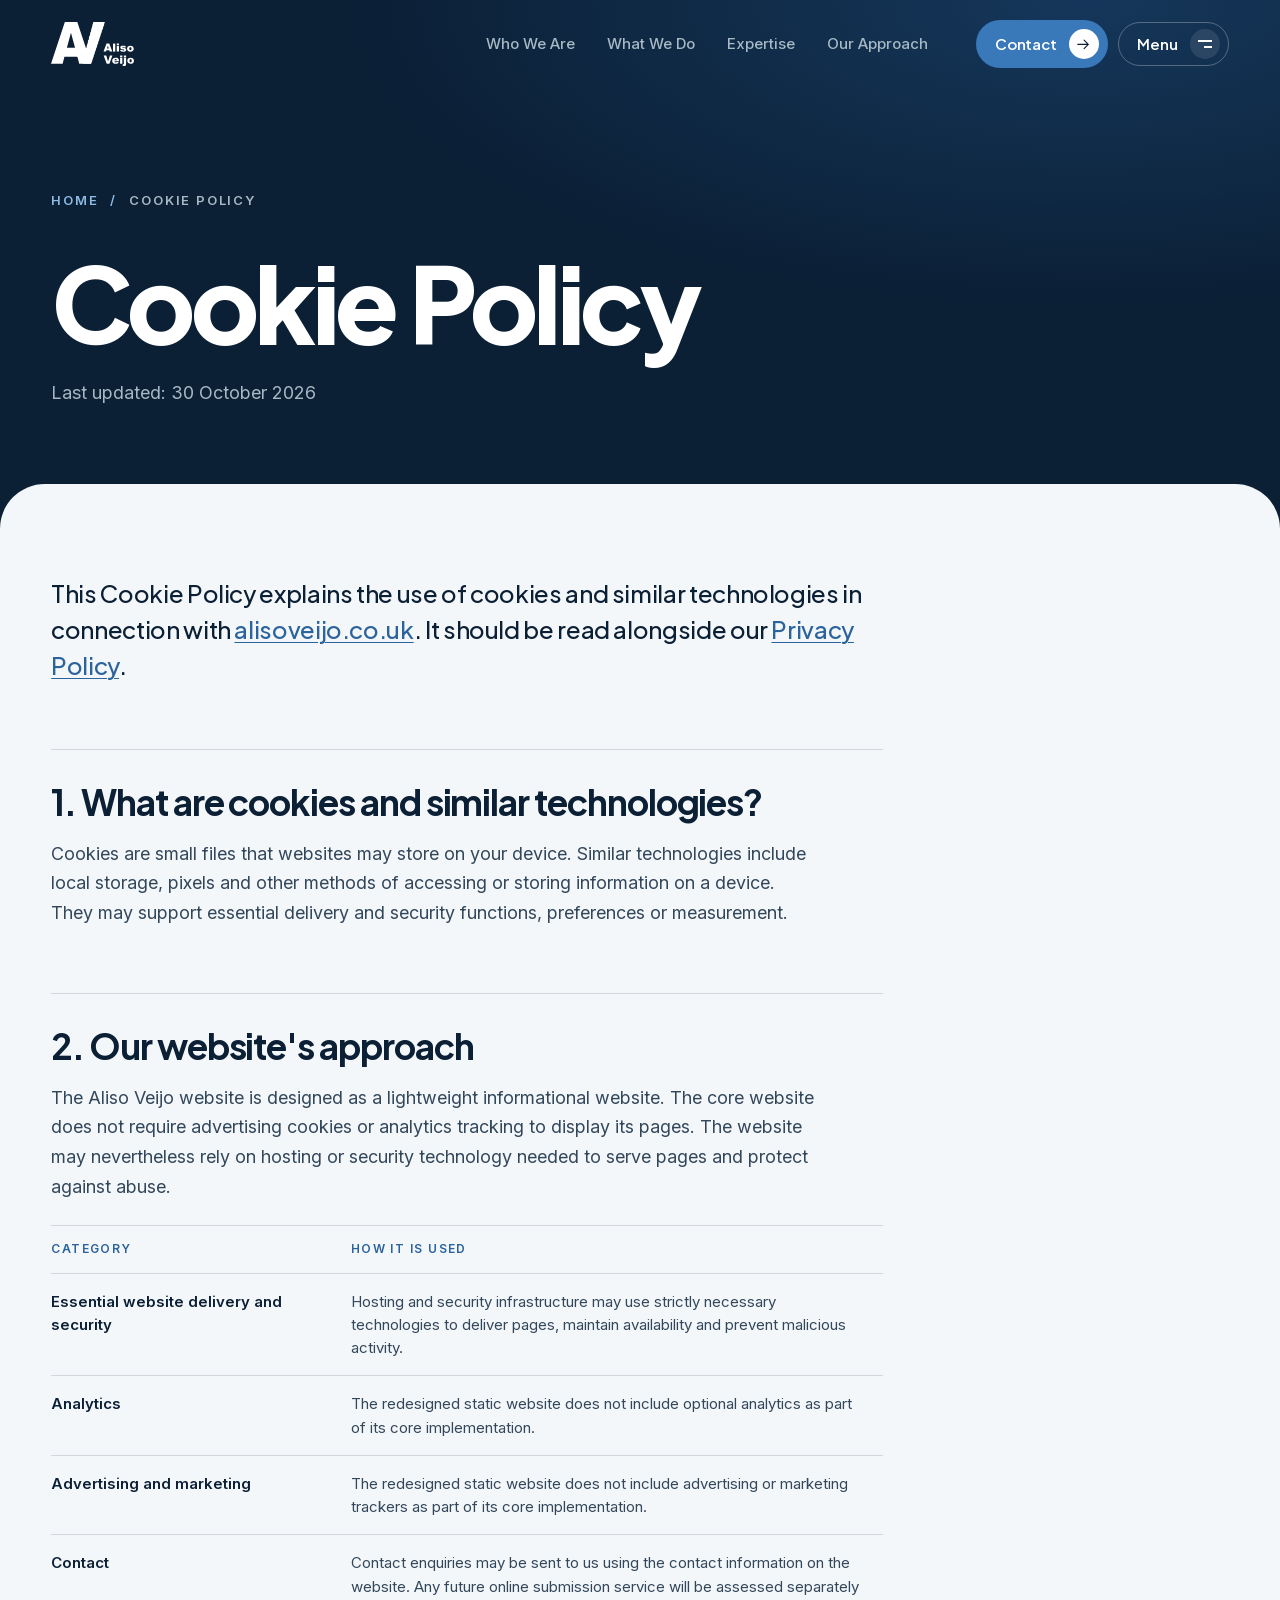
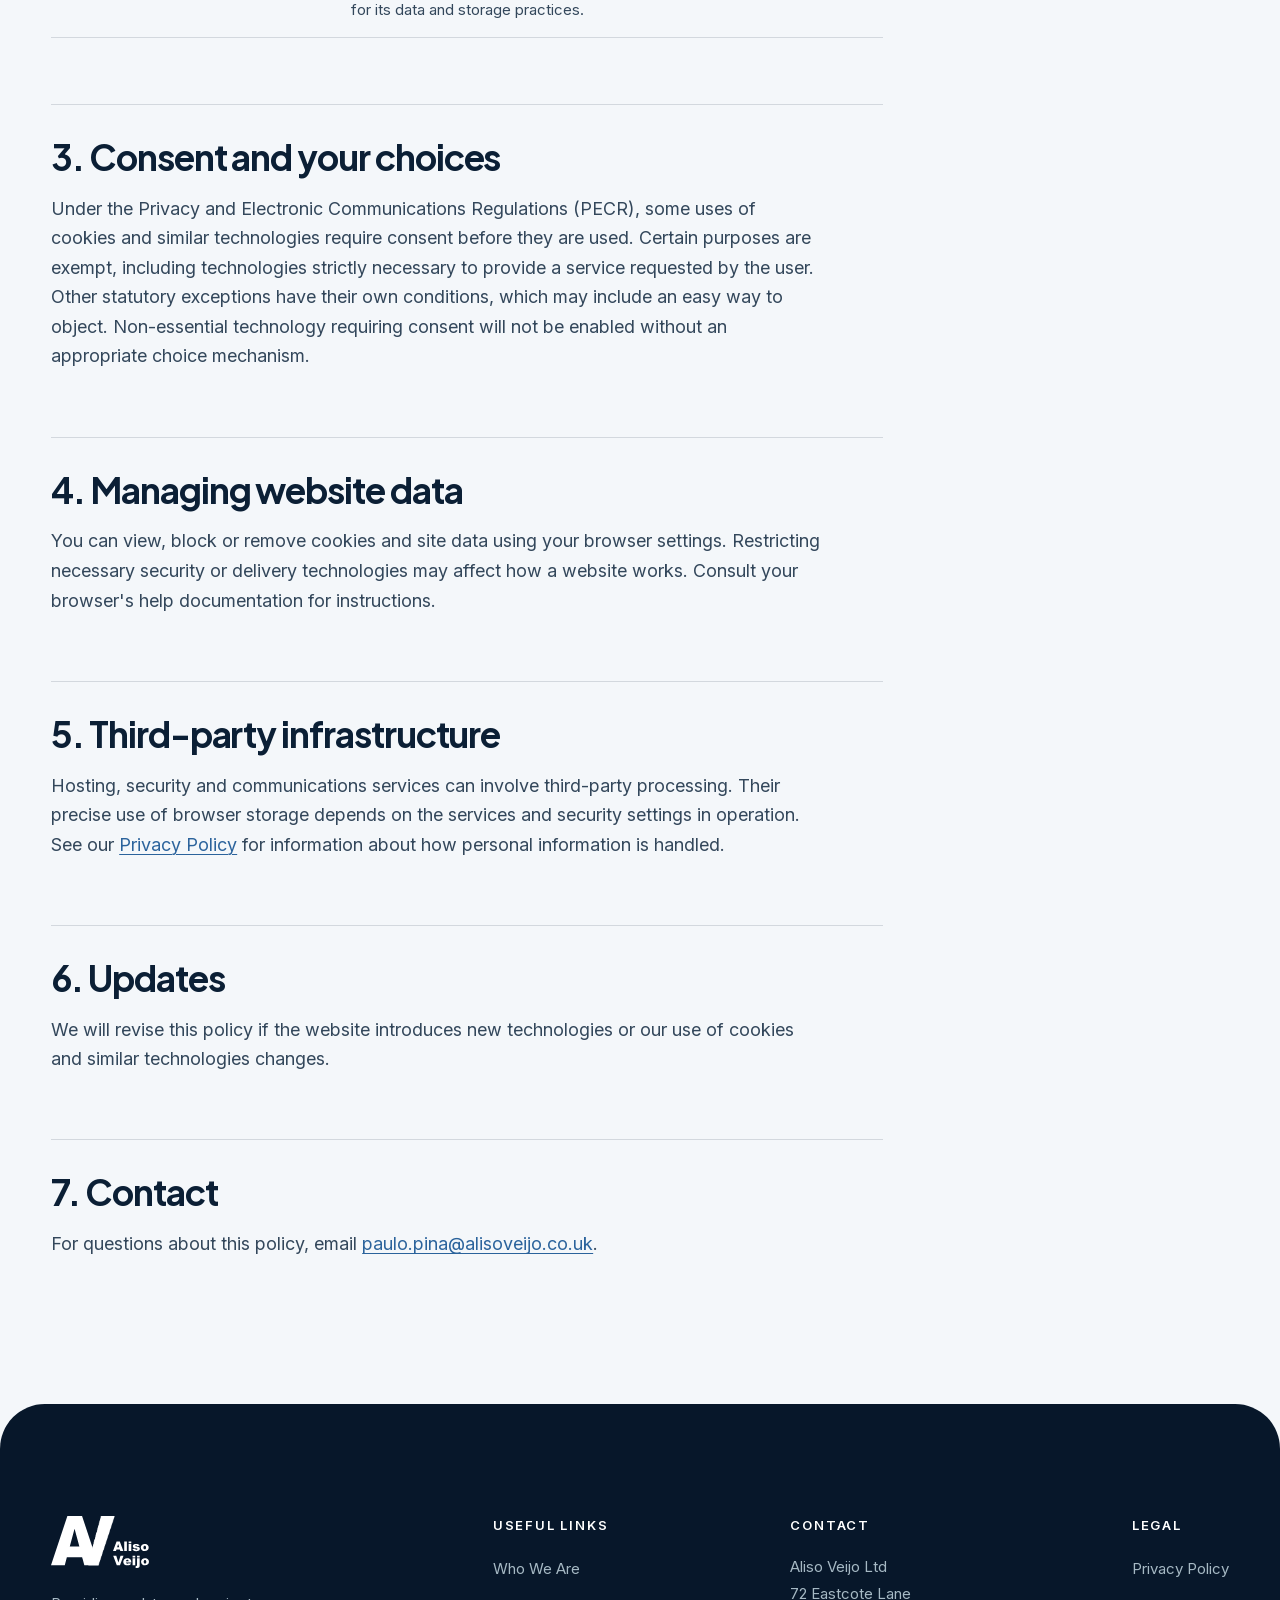
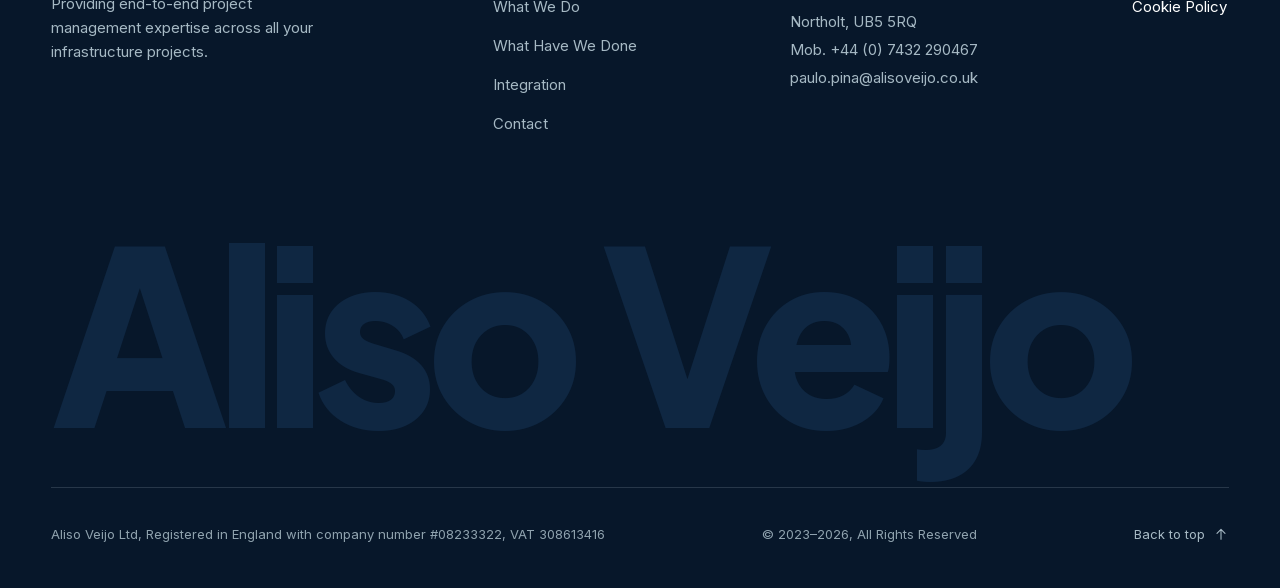
<file: cookie-policy.html>
<!doctype html>
<html lang="en-GB">
<head>
<meta charset="utf-8"/>
<meta content="width=device-width, initial-scale=1" name="viewport"/>
<title>Cookie Policy | Aliso Veijo</title><meta content="Cookie Policy for Aliso Veijo: essential website technologies, tracking and browser choices." name="description"/><link href="https://alisoveijo.co.uk/cookie-policy.html" rel="canonical"/>
<meta content="#0B1F35" name="theme-color"/>
<link href="data:image/svg+xml,%3Csvg xmlns='http://www.w3.org/2000/svg' viewBox='0 0 64 64'%3E%3Crect width='64' height='64' rx='12' fill='%230B1F35'/%3E%3Cpath d='M18 48 30 14h4l12 34h-7l-3-9H24l-3 9zm8-15h12l-6-17z' fill='%23fff'/%3E%3C/svg%3E" rel="icon"/>
<link as="font" crossorigin="" href="assets/fonts/plus-jakarta-sans-latin-var.woff2" rel="preload" type="font/woff2">
<link as="font" crossorigin="" href="assets/fonts/inter-latin-var.woff2" rel="preload" type="font/woff2"/>
<link href="css/style.css" rel="stylesheet"/>
<script>
      document.documentElement.classList.add("js");
      setTimeout(function () {
        if (!window.AV_READY) document.documentElement.classList.remove("js");
      }, 2500);
    </script>
<script defer="" src="js/main.js"></script>
</link></head>
<body>
<svg aria-hidden="true" focusable="false" height="0" style="position: absolute" width="0">
<symbol id="i-arrow" viewbox="0 0 24 24">
<path d="M4 12h15m-6-6 6 6-6 6" fill="none" stroke="currentColor" stroke-linecap="round" stroke-linejoin="round" stroke-width="1.6"></path>
</symbol>
<symbol id="i-arrow-ne" viewbox="0 0 24 24">
<path d="M7 17 17 7M9 7h8v8" fill="none" stroke="currentColor" stroke-linecap="round" stroke-linejoin="round" stroke-width="1.6"></path>
</symbol>
</svg>
<a class="skip-link" href="#main">Skip to main content</a>
<header class="site-header" id="site-header">
<div class="wrap site-header__inner">
<a aria-label="Aliso Veijo — home" class="brand" href="index.html">
<img alt="Aliso Veijo" height="50" src="assets/images/logo.svg" width="94"/>
</a>
<nav aria-label="Primary" class="nav-inline">
<ul>
<li><a href="index.html#who-we-are">Who We Are</a></li>
<li><a href="index.html#what-we-do">What We Do</a></li>
<li><a href="index.html#expertise">Expertise</a></li>
<li><a href="index.html#approach">Our Approach</a></li>
</ul>
</nav>
<div class="site-header__actions">
<a class="btn btn--primary btn--sm header-cta" href="index.html#contact">
<span class="btn__label">Contact</span>
<span aria-hidden="true" class="btn__icon"><svg><use href="#i-arrow"></use></svg><svg><use href="#i-arrow"></use></svg></span>
</a>
<button aria-controls="menu" aria-expanded="false" class="menu-btn" id="menu-open" type="button">
<span class="menu-btn__label">Menu</span>
<span aria-hidden="true" class="menu-btn__icon"><i></i><i></i></span>
</button>
</div>
</div>
</header>
<div aria-label="Site menu" aria-modal="true" class="menu" id="menu" role="dialog">
<div class="wrap menu__top">
<img alt="" height="50" src="assets/images/logo.svg" width="94"/>
<button class="menu-btn menu-btn--close" id="menu-close" type="button">
<span class="menu-btn__label">Close</span>
<span aria-hidden="true" class="menu-btn__icon"><i></i><i></i></span>
</button>
</div>
<div class="wrap menu__body">
<nav aria-label="Site sections">
<ol class="menu__list">
<li style="--i: 0">
<a href="index.html#who-we-are"><span class="menu__num">01</span><span class="menu__text">Who We Are</span></a>
</li>
<li style="--i: 1">
<a href="index.html#what-we-do"><span class="menu__num">02</span><span class="menu__text">What We Do</span></a>
</li>
<li style="--i: 2">
<a href="index.html#projects"><span class="menu__num">03</span><span class="menu__text">Projects</span></a>
</li>
<li style="--i: 3">
<a href="index.html#expertise"><span class="menu__num">04</span><span class="menu__text">Expertise</span></a>
</li>
<li style="--i: 4">
<a href="index.html#approach"><span class="menu__num">05</span><span class="menu__text">Our Approach</span></a>
</li>
<li style="--i: 5">
<a href="index.html#contact"><span class="menu__num">06</span><span class="menu__text">Contact</span></a>
</li>
</ol>
</nav>
<div class="menu__aside">
<p class="eyebrow eyebrow--light">Get in touch</p>
<a class="menu__contact" href="mailto:paulo.pina@alisoveijo.co.uk">paulo.pina@alisoveijo.co.uk</a>
<a class="menu__contact" href="tel:+447432290467">+44 (0) 7432 290467</a>
<p class="menu__address">72 Eastcote Lane, Northolt, UB5 5RQ</p>
</div>
</div>
</div>
<main id="main">
<section aria-labelledby="legal-title" class="legal-hero" id="top">
<div class="wrap">
<nav aria-label="Breadcrumb" class="legal-crumbs">
<a href="index.html">Home</a>
<span aria-hidden="true">/</span>
<span aria-current="page">Cookie Policy</span>
</nav>
<h1 class="legal-hero__title" id="legal-title">Cookie Policy</h1>
<p class="legal-hero__meta">Last updated: 30 October 2026</p>
</div>
</section>
<section aria-labelledby="legal-title" class="section section--light panel legal">
<div class="wrap">
<div class="legal__content">
<p>This Cookie Policy explains the use of cookies and similar technologies in connection with <a href="https://alisoveijo.co.uk/">alisoveijo.co.uk</a>. It should be read alongside our <a href="privacy-policy.html">Privacy Policy</a>.</p>
<h2>1. What are cookies and similar technologies?</h2>
<p>Cookies are small files that websites may store on your device. Similar technologies include local storage, pixels and other methods of accessing or storing information on a device. They may support essential delivery and security functions, preferences or measurement.</p>
<h2>2. Our website's approach</h2>
<p>The Aliso Veijo website is designed as a lightweight informational website. The core website does not require advertising cookies or analytics tracking to display its pages. The website may nevertheless rely on hosting or security technology needed to serve pages and protect against abuse.</p>
<table><thead><tr><th>Category</th><th>How it is used</th></tr></thead><tbody>
<tr><td>Essential website delivery and security</td><td>Hosting and security infrastructure may use strictly necessary technologies to deliver pages, maintain availability and prevent malicious activity.</td></tr>
<tr><td>Analytics</td><td>The redesigned static website does not include optional analytics as part of its core implementation.</td></tr>
<tr><td>Advertising and marketing</td><td>The redesigned static website does not include advertising or marketing trackers as part of its core implementation.</td></tr>
<tr><td>Contact</td><td>Contact enquiries may be sent to us using the contact information on the website. Any future online submission service will be assessed separately for its data and storage practices.</td></tr>
</tbody></table>
<h2>3. Consent and your choices</h2>
<p>Under the Privacy and Electronic Communications Regulations (PECR), some uses of cookies and similar technologies require consent before they are used. Certain purposes are exempt, including technologies strictly necessary to provide a service requested by the user. Other statutory exceptions have their own conditions, which may include an easy way to object. Non-essential technology requiring consent will not be enabled without an appropriate choice mechanism.</p>
<h2>4. Managing website data</h2>
<p>You can view, block or remove cookies and site data using your browser settings. Restricting necessary security or delivery technologies may affect how a website works. Consult your browser's help documentation for instructions.</p>
<h2>5. Third-party infrastructure</h2>
<p>Hosting, security and communications services can involve third-party processing. Their precise use of browser storage depends on the services and security settings in operation. See our <a href="privacy-policy.html">Privacy Policy</a> for information about how personal information is handled.</p>
<h2>6. Updates</h2>
<p>We will revise this policy if the website introduces new technologies or our use of cookies and similar technologies changes.</p>
<h2>7. Contact</h2>
<p>For questions about this policy, email <a href="mailto:paulo.pina@alisoveijo.co.uk">paulo.pina@alisoveijo.co.uk</a>.</p>
</div>
</div>
</section>
</main>
<footer class="footer panel" id="footer">
<div class="wrap">
<div class="footer__grid">
<div class="footer__brand">
<img alt="Aliso Veijo" height="60" loading="lazy" src="assets/images/logo.svg" width="113"/>
<p>
              Providing end-to-end project management expertise across all your
              infrastructure projects.
            </p>
</div>
<nav aria-label="Useful links" class="footer__col">
<h2 class="footer__heading">Useful links</h2>
<ul>
<li><a href="index.html#who-we-are">Who We Are</a></li>
<li><a href="index.html#what-we-do">What We Do</a></li>
<li><a href="index.html#projects">What Have We Done</a></li>
<li><a href="index.html#approach">Integration</a></li>
<li><a href="index.html#contact">Contact</a></li>
</ul>
</nav>
<div class="footer__col">
<h2 class="footer__heading">Contact</h2>
<address>
              Aliso Veijo Ltd<br/>72 Eastcote Lane<br/>Northolt, UB5 5RQ<br/>
<a href="tel:+447432290467">Mob. +44 (0) 7432 290467</a><br/>
<a href="mailto:paulo.pina@alisoveijo.co.uk">paulo.pina@alisoveijo.co.uk</a>
</address>
</div>
<div class="footer__col">
<h2 class="footer__heading">Legal</h2>
<ul>
<li><a href="privacy-policy.html">Privacy Policy</a></li>
<li><a aria-current="page" href="cookie-policy.html">Cookie Policy</a></li>
</ul>
</div>
</div>
<p aria-hidden="true" class="footer__wordmark">Aliso Veijo</p>
<div class="footer__bottom">
<p>
            Aliso Veijo Ltd, Registered in England with company number
            #08233322, VAT 308613416
          </p>
<p>
            © 2023–<span data-year="">2026</span>, All Rights Reserved
          </p>
<a class="footer__top" href="#top">Back to top <svg aria-hidden="true"><use href="#i-arrow"></use></svg></a>
</div>
</div>
</footer>
</body>
</html>
</file>
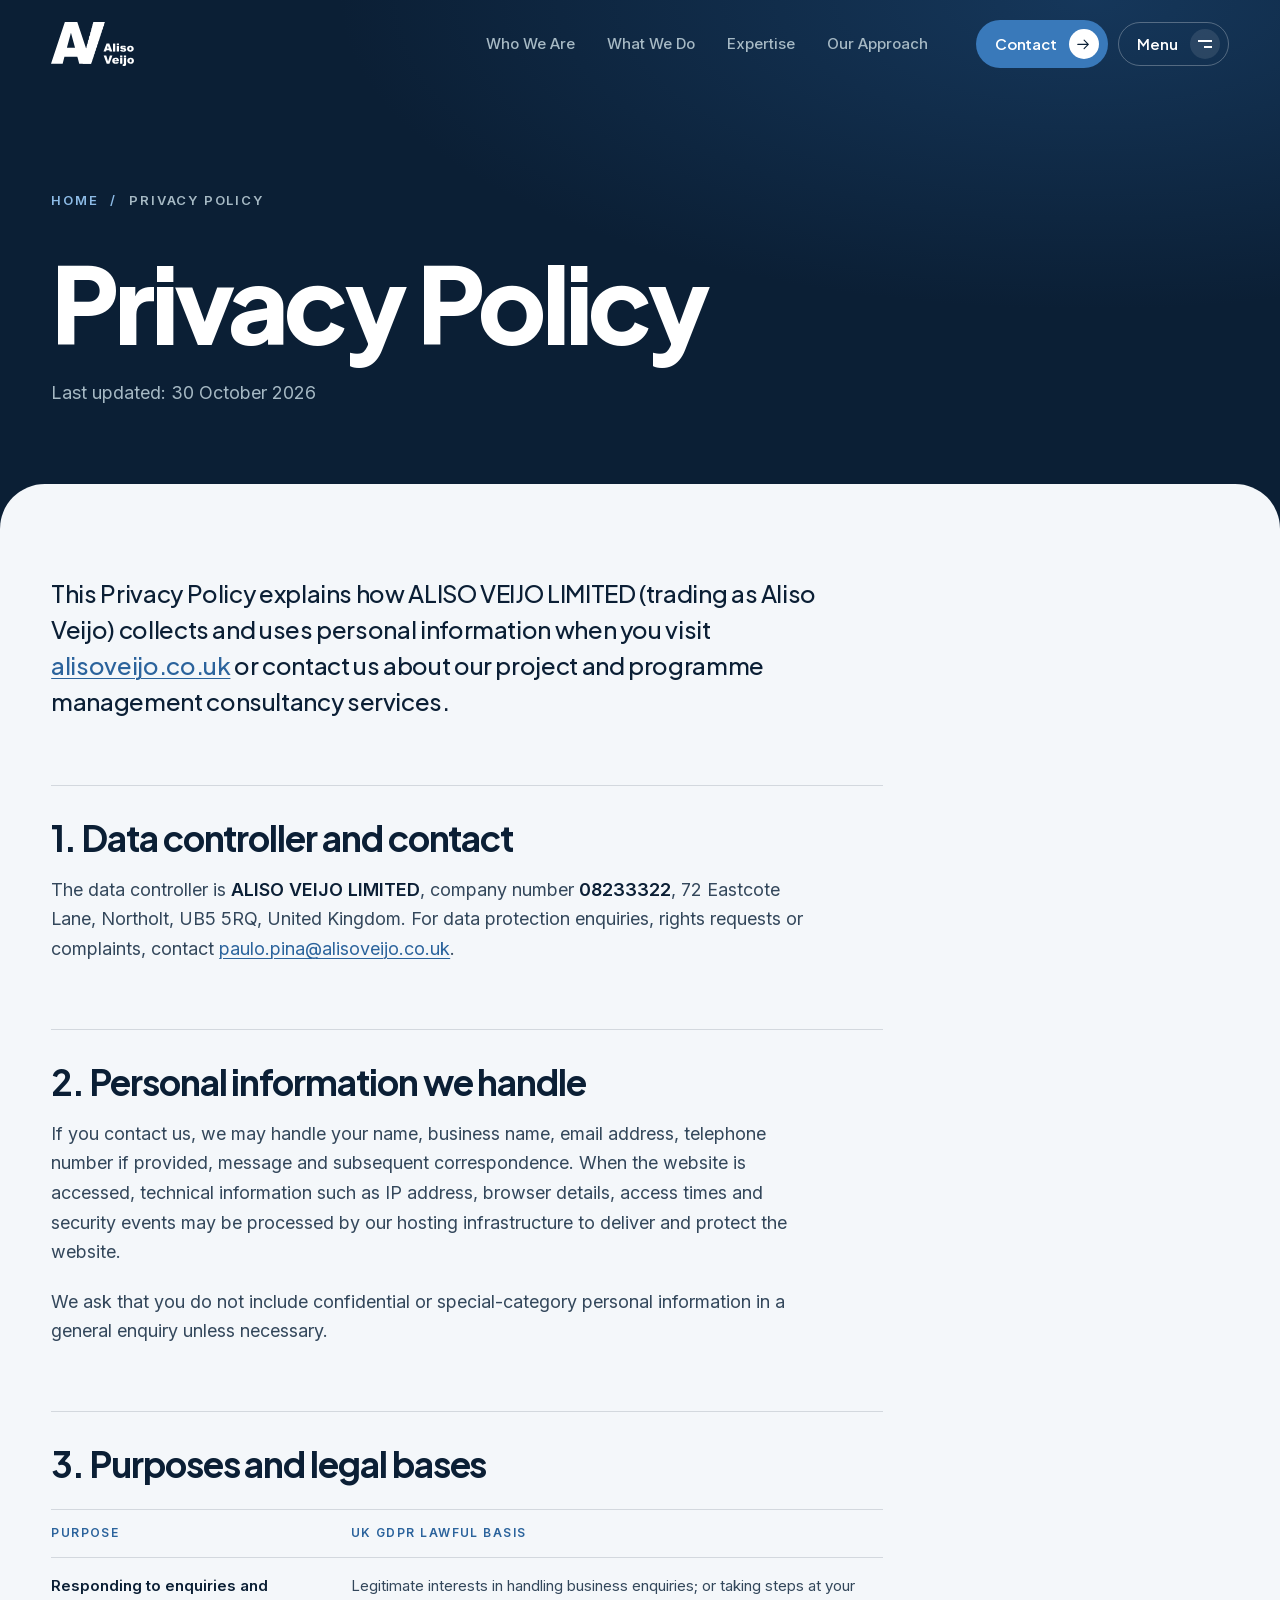
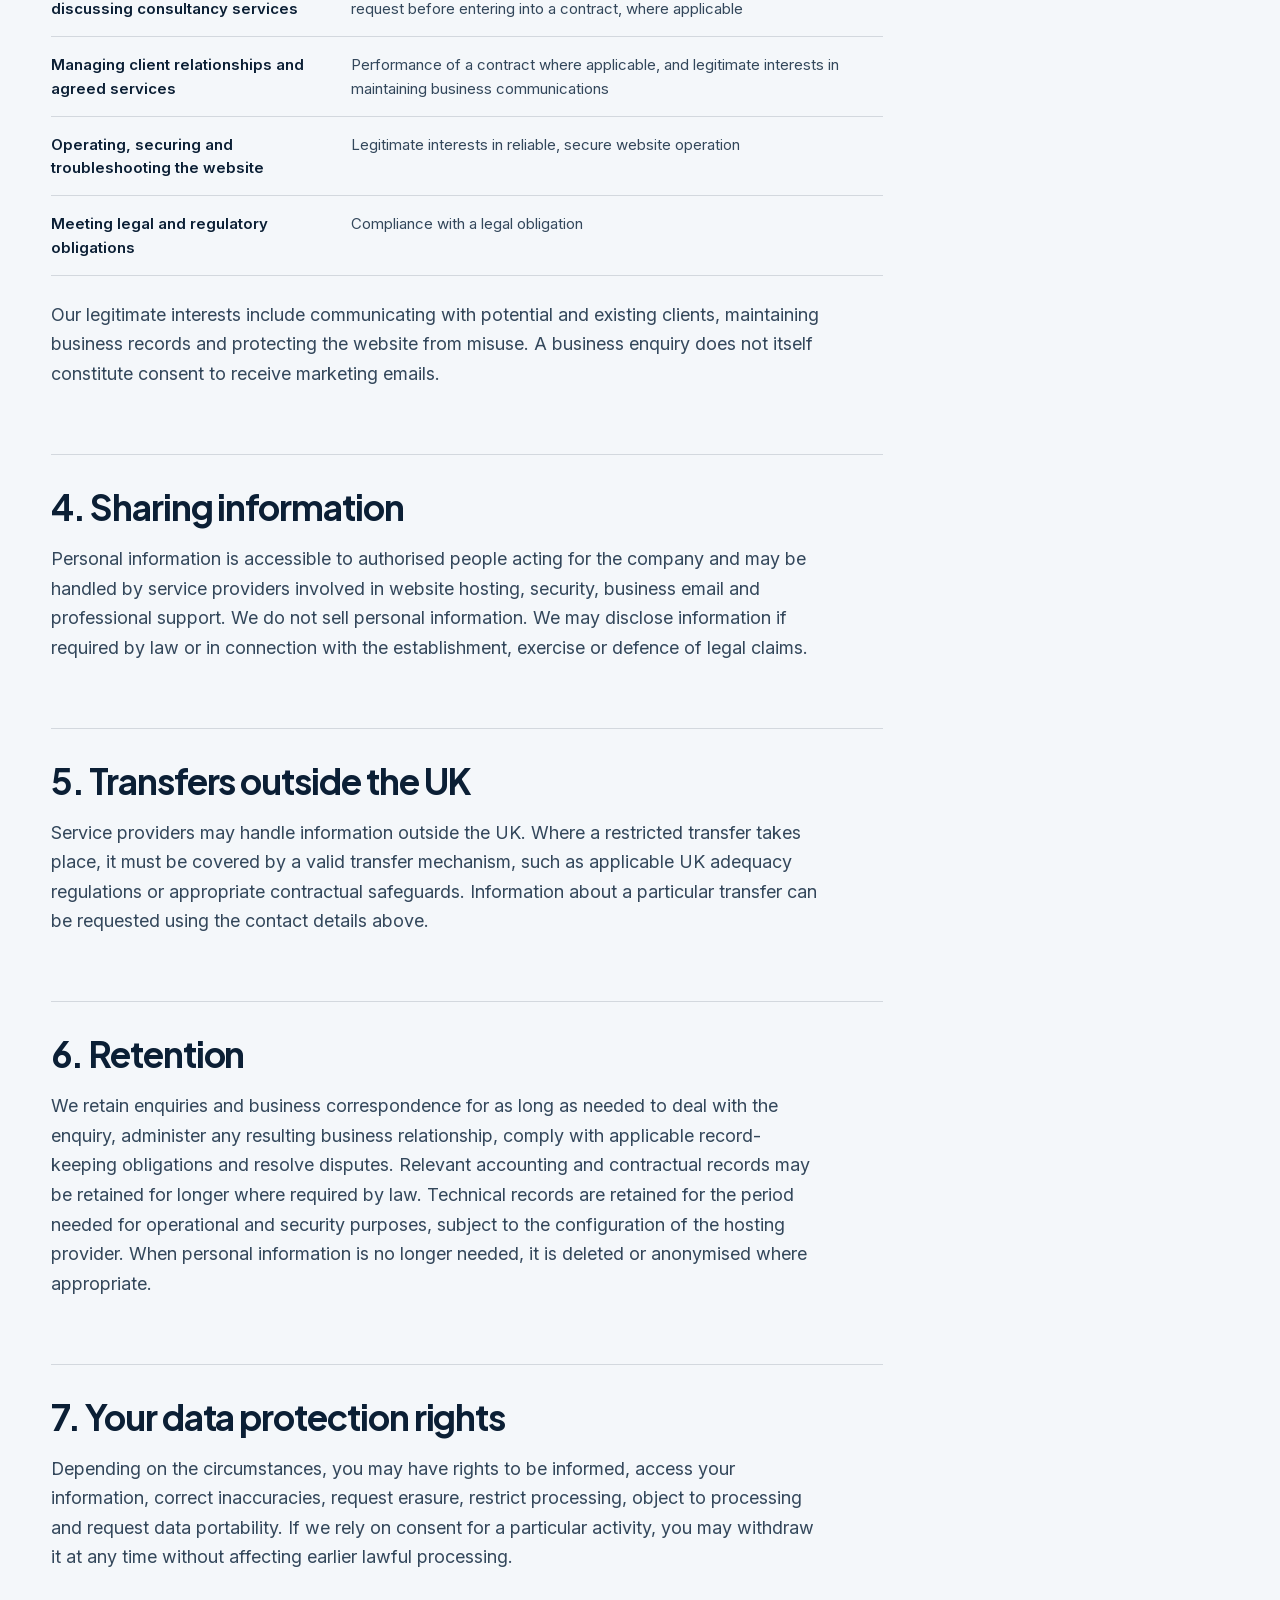
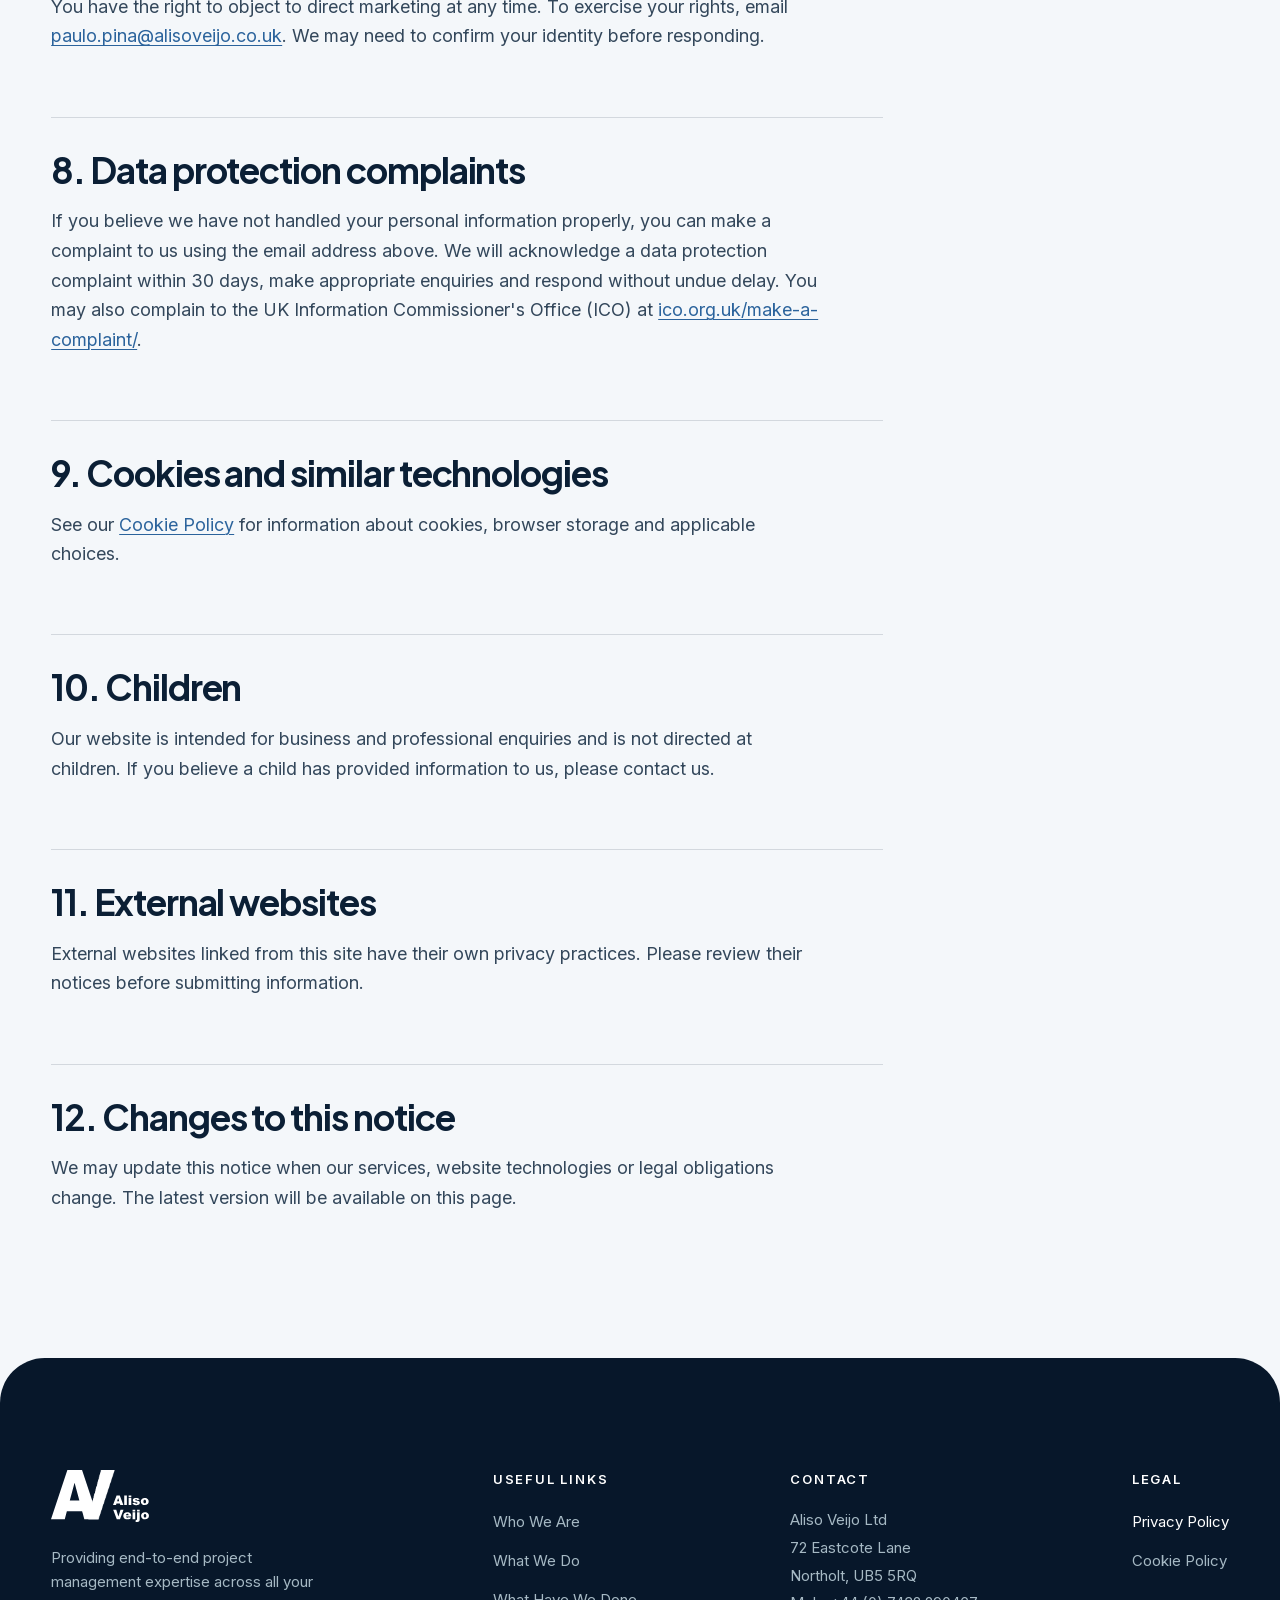
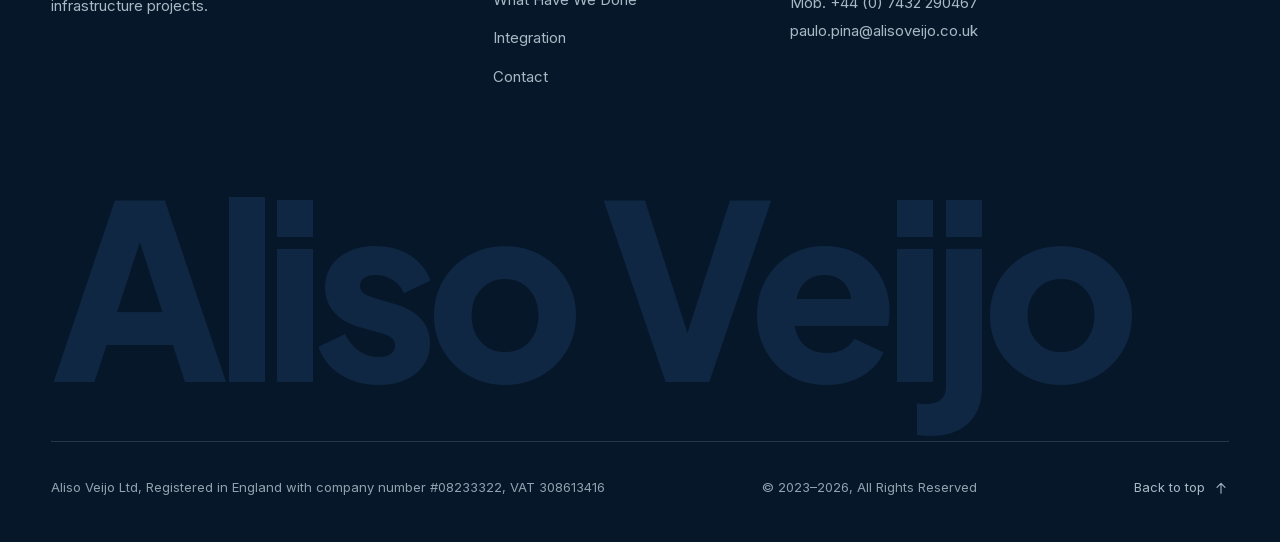
<file: privacy-policy.html>
<!doctype html>
<html lang="en-GB">
<head>
<meta charset="utf-8"/>
<meta content="width=device-width, initial-scale=1" name="viewport"/>
<title>Privacy Policy | Aliso Veijo</title><meta content="Privacy Policy for Aliso Veijo: how we handle enquiries, website data and your UK data protection rights." name="description"/><link href="https://alisoveijo.co.uk/privacy-policy.html" rel="canonical"/>
<meta content="#0B1F35" name="theme-color"/>
<link href="data:image/svg+xml,%3Csvg xmlns='http://www.w3.org/2000/svg' viewBox='0 0 64 64'%3E%3Crect width='64' height='64' rx='12' fill='%230B1F35'/%3E%3Cpath d='M18 48 30 14h4l12 34h-7l-3-9H24l-3 9zm8-15h12l-6-17z' fill='%23fff'/%3E%3C/svg%3E" rel="icon"/>
<link as="font" crossorigin="" href="assets/fonts/plus-jakarta-sans-latin-var.woff2" rel="preload" type="font/woff2">
<link as="font" crossorigin="" href="assets/fonts/inter-latin-var.woff2" rel="preload" type="font/woff2"/>
<link href="css/style.css" rel="stylesheet"/>
<script>
      document.documentElement.classList.add("js");
      setTimeout(function () {
        if (!window.AV_READY) document.documentElement.classList.remove("js");
      }, 2500);
    </script>
<script defer="" src="js/main.js"></script>
</link></head>
<body>
<svg aria-hidden="true" focusable="false" height="0" style="position: absolute" width="0">
<symbol id="i-arrow" viewbox="0 0 24 24">
<path d="M4 12h15m-6-6 6 6-6 6" fill="none" stroke="currentColor" stroke-linecap="round" stroke-linejoin="round" stroke-width="1.6"></path>
</symbol>
<symbol id="i-arrow-ne" viewbox="0 0 24 24">
<path d="M7 17 17 7M9 7h8v8" fill="none" stroke="currentColor" stroke-linecap="round" stroke-linejoin="round" stroke-width="1.6"></path>
</symbol>
</svg>
<a class="skip-link" href="#main">Skip to main content</a>
<header class="site-header" id="site-header">
<div class="wrap site-header__inner">
<a aria-label="Aliso Veijo — home" class="brand" href="index.html">
<img alt="Aliso Veijo" height="50" src="assets/images/logo.svg" width="94"/>
</a>
<nav aria-label="Primary" class="nav-inline">
<ul>
<li><a href="index.html#who-we-are">Who We Are</a></li>
<li><a href="index.html#what-we-do">What We Do</a></li>
<li><a href="index.html#expertise">Expertise</a></li>
<li><a href="index.html#approach">Our Approach</a></li>
</ul>
</nav>
<div class="site-header__actions">
<a class="btn btn--primary btn--sm header-cta" href="index.html#contact">
<span class="btn__label">Contact</span>
<span aria-hidden="true" class="btn__icon"><svg><use href="#i-arrow"></use></svg><svg><use href="#i-arrow"></use></svg></span>
</a>
<button aria-controls="menu" aria-expanded="false" class="menu-btn" id="menu-open" type="button">
<span class="menu-btn__label">Menu</span>
<span aria-hidden="true" class="menu-btn__icon"><i></i><i></i></span>
</button>
</div>
</div>
</header>
<div aria-label="Site menu" aria-modal="true" class="menu" id="menu" role="dialog">
<div class="wrap menu__top">
<img alt="" height="50" src="assets/images/logo.svg" width="94"/>
<button class="menu-btn menu-btn--close" id="menu-close" type="button">
<span class="menu-btn__label">Close</span>
<span aria-hidden="true" class="menu-btn__icon"><i></i><i></i></span>
</button>
</div>
<div class="wrap menu__body">
<nav aria-label="Site sections">
<ol class="menu__list">
<li style="--i: 0">
<a href="index.html#who-we-are"><span class="menu__num">01</span><span class="menu__text">Who We Are</span></a>
</li>
<li style="--i: 1">
<a href="index.html#what-we-do"><span class="menu__num">02</span><span class="menu__text">What We Do</span></a>
</li>
<li style="--i: 2">
<a href="index.html#projects"><span class="menu__num">03</span><span class="menu__text">Projects</span></a>
</li>
<li style="--i: 3">
<a href="index.html#expertise"><span class="menu__num">04</span><span class="menu__text">Expertise</span></a>
</li>
<li style="--i: 4">
<a href="index.html#approach"><span class="menu__num">05</span><span class="menu__text">Our Approach</span></a>
</li>
<li style="--i: 5">
<a href="index.html#contact"><span class="menu__num">06</span><span class="menu__text">Contact</span></a>
</li>
</ol>
</nav>
<div class="menu__aside">
<p class="eyebrow eyebrow--light">Get in touch</p>
<a class="menu__contact" href="mailto:paulo.pina@alisoveijo.co.uk">paulo.pina@alisoveijo.co.uk</a>
<a class="menu__contact" href="tel:+447432290467">+44 (0) 7432 290467</a>
<p class="menu__address">72 Eastcote Lane, Northolt, UB5 5RQ</p>
</div>
</div>
</div>
<main id="main">
<section aria-labelledby="legal-title" class="legal-hero" id="top">
<div class="wrap">
<nav aria-label="Breadcrumb" class="legal-crumbs">
<a href="index.html">Home</a>
<span aria-hidden="true">/</span>
<span aria-current="page">Privacy Policy</span>
</nav>
<h1 class="legal-hero__title" id="legal-title">Privacy Policy</h1>
<p class="legal-hero__meta">Last updated: 30 October 2026</p>
</div>
</section>
<section aria-labelledby="legal-title" class="section section--light panel legal">
<div class="wrap">
<div class="legal__content">
<p>This Privacy Policy explains how ALISO VEIJO LIMITED (trading as Aliso Veijo) collects and uses personal information when you visit <a href="https://alisoveijo.co.uk/">alisoveijo.co.uk</a> or contact us about our project and programme management consultancy services.</p>
<h2>1. Data controller and contact</h2>
<p>The data controller is <strong>ALISO VEIJO LIMITED</strong>, company number <strong>08233322</strong>, 72 Eastcote Lane, Northolt, UB5 5RQ, United Kingdom. For data protection enquiries, rights requests or complaints, contact <a href="mailto:paulo.pina@alisoveijo.co.uk">paulo.pina@alisoveijo.co.uk</a>.</p>
<h2>2. Personal information we handle</h2>
<p>If you contact us, we may handle your name, business name, email address, telephone number if provided, message and subsequent correspondence. When the website is accessed, technical information such as IP address, browser details, access times and security events may be processed by our hosting infrastructure to deliver and protect the website.</p>
<p>We ask that you do not include confidential or special-category personal information in a general enquiry unless necessary.</p>
<h2>3. Purposes and legal bases</h2>
<table><thead><tr><th>Purpose</th><th>UK GDPR lawful basis</th></tr></thead><tbody>
<tr><td>Responding to enquiries and discussing consultancy services</td><td>Legitimate interests in handling business enquiries; or taking steps at your request before entering into a contract, where applicable</td></tr>
<tr><td>Managing client relationships and agreed services</td><td>Performance of a contract where applicable, and legitimate interests in maintaining business communications</td></tr>
<tr><td>Operating, securing and troubleshooting the website</td><td>Legitimate interests in reliable, secure website operation</td></tr>
<tr><td>Meeting legal and regulatory obligations</td><td>Compliance with a legal obligation</td></tr>
</tbody></table>
<p>Our legitimate interests include communicating with potential and existing clients, maintaining business records and protecting the website from misuse. A business enquiry does not itself constitute consent to receive marketing emails.</p>
<h2>4. Sharing information</h2>
<p>Personal information is accessible to authorised people acting for the company and may be handled by service providers involved in website hosting, security, business email and professional support. We do not sell personal information. We may disclose information if required by law or in connection with the establishment, exercise or defence of legal claims.</p>
<h2>5. Transfers outside the UK</h2>
<p>Service providers may handle information outside the UK. Where a restricted transfer takes place, it must be covered by a valid transfer mechanism, such as applicable UK adequacy regulations or appropriate contractual safeguards. Information about a particular transfer can be requested using the contact details above.</p>
<h2>6. Retention</h2>
<p>We retain enquiries and business correspondence for as long as needed to deal with the enquiry, administer any resulting business relationship, comply with applicable record-keeping obligations and resolve disputes. Relevant accounting and contractual records may be retained for longer where required by law. Technical records are retained for the period needed for operational and security purposes, subject to the configuration of the hosting provider. When personal information is no longer needed, it is deleted or anonymised where appropriate.</p>
<h2>7. Your data protection rights</h2>
<p>Depending on the circumstances, you may have rights to be informed, access your information, correct inaccuracies, request erasure, restrict processing, object to processing and request data portability. If we rely on consent for a particular activity, you may withdraw it at any time without affecting earlier lawful processing.</p>
<p>You have the right to object to direct marketing at any time. To exercise your rights, email <a href="mailto:paulo.pina@alisoveijo.co.uk">paulo.pina@alisoveijo.co.uk</a>. We may need to confirm your identity before responding.</p>
<h2>8. Data protection complaints</h2>
<p>If you believe we have not handled your personal information properly, you can make a complaint to us using the email address above. We will acknowledge a data protection complaint within 30 days, make appropriate enquiries and respond without undue delay. You may also complain to the UK Information Commissioner's Office (ICO) at <a href="https://ico.org.uk/make-a-complaint/">ico.org.uk/make-a-complaint/</a>.</p>
<h2>9. Cookies and similar technologies</h2>
<p>See our <a href="cookie-policy.html">Cookie Policy</a> for information about cookies, browser storage and applicable choices.</p>
<h2>10. Children</h2>
<p>Our website is intended for business and professional enquiries and is not directed at children. If you believe a child has provided information to us, please contact us.</p>
<h2>11. External websites</h2>
<p>External websites linked from this site have their own privacy practices. Please review their notices before submitting information.</p>
<h2>12. Changes to this notice</h2>
<p>We may update this notice when our services, website technologies or legal obligations change. The latest version will be available on this page.</p>
</div>
</div>
</section>
</main>
<footer class="footer panel" id="footer">
<div class="wrap">
<div class="footer__grid">
<div class="footer__brand">
<img alt="Aliso Veijo" height="60" loading="lazy" src="assets/images/logo.svg" width="113"/>
<p>
              Providing end-to-end project management expertise across all your
              infrastructure projects.
            </p>
</div>
<nav aria-label="Useful links" class="footer__col">
<h2 class="footer__heading">Useful links</h2>
<ul>
<li><a href="index.html#who-we-are">Who We Are</a></li>
<li><a href="index.html#what-we-do">What We Do</a></li>
<li><a href="index.html#projects">What Have We Done</a></li>
<li><a href="index.html#approach">Integration</a></li>
<li><a href="index.html#contact">Contact</a></li>
</ul>
</nav>
<div class="footer__col">
<h2 class="footer__heading">Contact</h2>
<address>
              Aliso Veijo Ltd<br/>72 Eastcote Lane<br/>Northolt, UB5 5RQ<br/>
<a href="tel:+447432290467">Mob. +44 (0) 7432 290467</a><br/>
<a href="mailto:paulo.pina@alisoveijo.co.uk">paulo.pina@alisoveijo.co.uk</a>
</address>
</div>
<div class="footer__col">
<h2 class="footer__heading">Legal</h2>
<ul>
<li><a aria-current="page" href="privacy-policy.html">Privacy Policy</a></li>
<li><a href="cookie-policy.html">Cookie Policy</a></li>
</ul>
</div>
</div>
<p aria-hidden="true" class="footer__wordmark">Aliso Veijo</p>
<div class="footer__bottom">
<p>
            Aliso Veijo Ltd, Registered in England with company number
            #08233322, VAT 308613416
          </p>
<p>
            © 2023–<span data-year="">2026</span>, All Rights Reserved
          </p>
<a class="footer__top" href="#top">Back to top <svg aria-hidden="true"><use href="#i-arrow"></use></svg></a>
</div>
</div>
</footer>
</body>
</html>
</file>
<file: css/style.css>
/* =====================================================================
   ALISO VEIJO — 2026
   Editorial design system · mobile-first
   ---------------------------------------------------------------------
   01 Fonts & tokens       07 Ticker            13 Contact & form
   02 Base                 08 Section shell     14 Footer
   03 Utilities            09 Who we are        15 Motion system
   04 Buttons & links      10 What we do        16 Reduced motion
   05 Header & menu        11 Projects
   06 Hero                 12 Expertise / Approach
   ===================================================================== */

/* ---------- 01 FONTS & TOKENS ---------- */
@font-face {
  font-family: "Plus Jakarta Sans";
  src: url("../assets/fonts/plus-jakarta-sans-latin-var.woff2") format("woff2");
  font-weight: 500 800;
  font-style: normal;
  font-display: swap;
}
@font-face {
  font-family: "Inter";
  src: url("../assets/fonts/inter-latin-var.woff2") format("woff2");
  font-weight: 400 600;
  font-style: normal;
  font-display: swap;
}

:root {
  /* Brand blues */
  --navy: rgba(11, 31, 53, 1);
  --navy-deep: rgba(7, 23, 42, 1);
  --blue: rgba(23, 59, 97, 1);
  --accent: rgba(57, 121, 186, 1);
  --accent-bright: rgba(108, 162, 218, 1); /* large accent type on navy */
  --accent-light: rgba(141, 187, 230, 1); /* small accent text on dark (AA) */
  --accent-ink: rgba(43, 99, 156, 1); /* small accent text on light (AA) */
  --steel: rgba(166, 185, 196, 1);
  --mist: rgba(244, 247, 250, 1);
  --white: rgba(255, 255, 255, 1);
  --text: rgba(51, 71, 91, 1);

  --line-light: rgba(11, 31, 53, 0.14);
  --line-dark: rgba(166, 185, 196, 0.2);

  /* Type */
  --font-display:
    "Plus Jakarta Sans", "Manrope", "Segoe UI", system-ui, sans-serif;
  --font-body: "Inter", "Segoe UI", system-ui, -apple-system, sans-serif;

  --fs-hero: clamp(2.5rem, 0.5rem + 10vw, 8rem);
  --fs-h2: clamp(2.125rem, 1rem + 5.2vw, 5.5rem);
  --fs-h2-md: clamp(2rem, 1rem + 3.8vw, 4.25rem);
  --fs-body: clamp(1rem, 0.96rem + 0.2vw, 1.125rem);

  /* Layout */
  --max: 1440px;
  --gutter: clamp(1.25rem, 4vw, 4rem);
  --lift: clamp(1.5rem, 3.5vw, 3.5rem);
  --section-pad: clamp(5rem, 3.5rem + 7vw, 10rem);
  --header-h: 5rem;

  /* Motion */
  --ease-out: cubic-bezier(0.16, 1, 0.3, 1);
  --ease-in-out: cubic-bezier(0.65, 0, 0.35, 1);
  --dur: 0.8s;
}

@supports (height: 100svh) {
  :root {
    --fs-hero: clamp(2.5rem, min(0.5rem + 10vw, 14svh), 8rem);
  }
}

/* ---------- 02 BASE ---------- */
*,
*::before,
*::after {
  box-sizing: border-box;
}

html {
  -webkit-text-size-adjust: 100%;
  scroll-behavior: smooth;
  scroll-padding-top: var(--header-h);
}

body {
  margin: 0;
  font-family: var(--font-body);
  font-size: var(--fs-body);
  line-height: 1.65;
  color: var(--text);
  background: var(--navy);
  -webkit-font-smoothing: antialiased;
  -moz-osx-font-smoothing: grayscale;
  text-rendering: optimizeLegibility;
  overflow-x: clip;
}
body.is-locked {
  overflow: hidden;
}

h1,
h2,
h3,
p,
ul,
ol,
dl,
dd,
figure {
  margin: 0;
}
ul,
ol {
  padding: 0;
  list-style: none;
}
img,
svg,
picture {
  display: block;
  max-width: 100%;
}
img {
  height: auto;
}
a {
  color: inherit;
  text-decoration: none;
}
button,
input,
textarea {
  font: inherit;
  color: inherit;
}
button {
  cursor: pointer;
}
address {
  font-style: normal;
}

h1,
h2,
h3 {
  font-family: var(--font-display);
  font-weight: 700;
  line-height: 1.05;
  letter-spacing: -0.03em;
  color: var(--navy);
}

::selection {
  background: var(--accent);
  color: var(--white);
}

:focus-visible {
  outline: 2px solid var(--accent-light);
  outline-offset: 3px;
}
.section--light :focus-visible,
.section--white :focus-visible {
  outline-color: var(--accent-ink);
}

/* ---------- 03 UTILITIES ---------- */
.wrap {
  width: 100%;
  max-width: var(--max);
  margin-inline: auto;
  padding-inline: var(--gutter);
}

.visually-hidden {
  position: absolute !important;
  width: 1px;
  height: 1px;
  padding: 0;
  margin: -1px;
  overflow: hidden;
  clip: rect(0 0 0 0);
  white-space: nowrap;
  border: 0;
}

.skip-link {
  position: fixed;
  top: 0.75rem;
  left: 0.75rem;
  z-index: 300;
  padding: 0.75rem 1.25rem;
  border-radius: 999px;
  background: var(--white);
  color: var(--navy);
  font-weight: 600;
  transform: translateY(-200%);
  transition: transform 0.3s var(--ease-out);
}
.skip-link:focus {
  transform: none;
}

.eyebrow {
  font-size: 0.8125rem;
  font-weight: 600;
  letter-spacing: 0.16em;
  text-transform: uppercase;
  color: var(--accent-ink);
}
.eyebrow--light {
  color: var(--accent-light);
}

/* ---------- 04 BUTTONS & LINKS ---------- */
.btn {
  --btn-bg: var(--accent);
  --btn-fg: var(--white);
  --icon-bg: var(--white);
  --icon-fg: var(--navy);
  display: inline-flex;
  align-items: center;
  justify-content: space-between;
  gap: 1rem;
  min-height: 3.25rem;
  padding: 0.5rem 0.5rem 0.5rem 1.5rem;
  border: 1px solid transparent;
  border-radius: 999px;
  background: var(--btn-bg);
  color: var(--btn-fg);
  font-family: var(--font-display);
  font-size: 1rem;
  font-weight: 600;
  line-height: 1.1;
  letter-spacing: -0.01em;
  white-space: nowrap;
  transition:
    background-color 0.4s var(--ease-out),
    color 0.4s var(--ease-out),
    border-color 0.4s var(--ease-out);
}
.btn__icon {
  display: grid;
  place-items: center;
  flex-shrink: 0;
  width: 2.25rem;
  height: 2.25rem;
  border-radius: 50%;
  overflow: hidden;
  background: var(--icon-bg);
  color: var(--icon-fg);
  transition:
    background-color 0.4s var(--ease-out),
    color 0.4s var(--ease-out);
}
.btn__icon svg {
  grid-area: 1 / 1;
  width: 1.05rem;
  height: 1.05rem;
  transition: transform 0.5s var(--ease-out);
}
.btn__icon svg:last-child {
  transform: translateX(-220%);
}

.btn:hover {
  --btn-bg: var(--white);
  --btn-fg: var(--navy);
  --icon-bg: var(--accent);
  --icon-fg: var(--white);
}
.btn:hover .btn__icon svg:first-child {
  transform: translateX(220%);
}
.btn:hover .btn__icon svg:last-child {
  transform: none;
}

.btn--ghost {
  --btn-bg: transparent;
  --btn-fg: var(--white);
  --icon-bg: rgba(255, 255, 255, 0.1);
  --icon-fg: var(--white);
  border-color: rgba(255, 255, 255, 0.28);
}
.btn--ghost:hover {
  --btn-bg: rgba(255, 255, 255, 0.06);
  --btn-fg: var(--white);
  --icon-bg: var(--white);
  --icon-fg: var(--navy);
  border-color: var(--white);
}

.btn--sm {
  min-height: 2.75rem;
  padding-left: 1.125rem;
  gap: 0.75rem;
  font-size: 0.9375rem;
}
.btn--sm .btn__icon {
  width: 1.875rem;
  height: 1.875rem;
}
.btn--lg {
  min-height: 3.75rem;
  padding-left: 1.75rem;
  font-size: 1.0625rem;
}
.btn--lg .btn__icon {
  width: 2.75rem;
  height: 2.75rem;
}

.link-arrow {
  display: inline-flex;
  align-items: center;
  gap: 0.75rem;
  min-height: 2.75rem;
  font-family: var(--font-display);
  font-weight: 600;
  color: var(--navy);
  background: linear-gradient(currentColor, currentColor) left
    calc(100% - 0.4rem) / 0 1px no-repeat;
  transition: background-size 0.45s var(--ease-out);
}
.link-arrow svg {
  width: 1.25rem;
  height: 1.25rem;
  transition: transform 0.45s var(--ease-out);
}
.link-arrow:hover {
  background-size: calc(100% - 2rem) 1px;
}
.link-arrow:hover svg {
  transform: translateX(0.5rem);
}
.link-arrow--light {
  color: var(--white);
}

/* ---------- 05 HEADER & MENU ---------- */
.site-header {
  position: fixed;
  inset: 0 0 auto;
  z-index: 100;
  height: var(--header-h);
  color: var(--white);
  transition:
    transform 0.35s var(--ease-out),
    background-color 0.3s ease,
    box-shadow 0.3s ease;
  animation: fadeDown 0.9s var(--ease-out) 0.1s both;
}
.site-header.is-scrolled {
  background: rgba(11, 31, 53, 0.9);
  -webkit-backdrop-filter: blur(16px) saturate(1.4);
  backdrop-filter: blur(16px) saturate(1.4);
  box-shadow: 0 1px 0 var(--line-dark);
}
.site-header.is-hidden {
  transform: translateY(-100%);
}

.site-header__inner {
  display: flex;
  align-items: center;
  justify-content: space-between;
  gap: 2rem;
  height: 100%;
}

.brand {
  display: inline-flex;
  flex-shrink: 0;
  padding-block: 0.25rem;
}
.brand img {
  width: auto;
  height: 2.5rem;
}

.nav-inline {
  display: none;
}
.nav-inline ul {
  display: flex;
  gap: clamp(1.5rem, 2.5vw, 2.5rem);
}
.nav-inline a {
  position: relative;
  display: inline-block;
  padding-block: 0.75rem;
  font-size: 0.9375rem;
  font-weight: 500;
  color: var(--steel);
  transition: color 0.3s ease;
}
.nav-inline a::after {
  content: "";
  position: absolute;
  left: 0;
  right: 0;
  bottom: 0.45rem;
  height: 1px;
  background: currentColor;
  transform: scaleX(0);
  transform-origin: right;
  transition: transform 0.45s var(--ease-out);
}
.nav-inline a:hover,
.nav-inline a.is-active {
  color: var(--white);
}
.nav-inline a:hover::after,
.nav-inline a.is-active::after {
  transform: scaleX(1);
  transform-origin: left;
}

.site-header__actions {
  display: flex;
  align-items: center;
  gap: 0.625rem;
}
.header-cta {
  display: none;
}

.menu-btn {
  display: inline-flex;
  align-items: center;
  gap: 0.75rem;
  min-height: 2.75rem;
  padding: 0 0.5rem 0 1.125rem;
  border: 1px solid rgba(255, 255, 255, 0.28);
  border-radius: 999px;
  background: transparent;
  color: var(--white);
  font-family: var(--font-display);
  font-size: 0.9375rem;
  font-weight: 600;
  transition:
    border-color 0.3s ease,
    background-color 0.3s ease;
}
.menu-btn:hover {
  border-color: var(--white);
  background: rgba(255, 255, 255, 0.06);
}
.menu-btn__icon {
  position: relative;
  display: grid;
  place-items: center;
  width: 1.875rem;
  height: 1.875rem;
  border-radius: 50%;
  background: rgba(255, 255, 255, 0.1);
}
.menu-btn__icon i {
  position: absolute;
  width: 0.875rem;
  height: 1.5px;
  background: currentColor;
  transition:
    transform 0.45s var(--ease-out),
    width 0.45s var(--ease-out);
}
.menu-btn__icon i:first-child {
  transform: translateY(-3px);
}
.menu-btn__icon i:last-child {
  transform: translateY(3px);
  width: 0.5rem;
  margin-left: 0.375rem;
}
.menu-btn:hover .menu-btn__icon i:last-child {
  width: 0.875rem;
  margin-left: 0;
}

.menu-btn--close .menu-btn__icon i:first-child {
  transform: rotate(45deg);
}
.menu-btn--close .menu-btn__icon i:last-child {
  transform: rotate(-45deg);
  width: 0.875rem;
  margin-left: 0;
}

/* Overlay */
.menu {
  position: fixed;
  inset: 0;
  z-index: 200;
  display: flex;
  flex-direction: column;
  overflow-y: auto;
  overscroll-behavior: contain;
  background:
    linear-gradient(90deg, var(--line-dark) 1px, transparent 1px) 0 0 /
      calc(100% / 6) 100%,
    var(--navy);
  color: var(--white);
  visibility: hidden;
  clip-path: inset(0 0 100% 0);
  transition:
    clip-path 0.45s var(--ease-in-out),
    visibility 0s linear 0.45s;
}
.menu.is-open {
  visibility: visible;
  clip-path: inset(0 0 0 0);
  transition:
    clip-path 0.45s var(--ease-in-out),
    visibility 0s;
}

.menu__top {
  display: flex;
  align-items: center;
  justify-content: space-between;
  flex-shrink: 0;
  height: var(--header-h);
}
.menu__top img {
  width: auto;
  height: 2.5rem;
}

.menu__body {
  flex: 1;
  display: grid;
  align-content: center;
  gap: 3rem;
  padding-block: 2rem 3rem;
}

.menu__list li {
  overflow: hidden;
  border-bottom: 1px solid var(--line-dark);
}
.menu__list li:first-child {
  border-top: 1px solid var(--line-dark);
}
.menu__list a {
  display: flex;
  align-items: baseline;
  gap: clamp(0.75rem, 2vw, 1.5rem);
  padding-block: clamp(0.5rem, 1.2vh, 0.9rem);
  font-family: var(--font-display);
  font-size: clamp(2rem, 1rem + 4.6vw, 5rem);
  font-weight: 700;
  line-height: 1.05;
  letter-spacing: -0.035em;
  transform: translateY(105%);
  transition:
    transform 0.7s var(--ease-out),
    color 0.3s ease,
    opacity 0.3s ease;
}
.menu.is-open .menu__list a {
  transform: none;
  transition-delay: calc(0.15s + var(--i) * 0.06s), 0s, 0s;
}
.menu__num {
  flex-shrink: 0;
  min-width: 2ch;
  font-size: 0.875rem;
  font-weight: 600;
  letter-spacing: 0.04em;
  color: var(--accent-light);
}
.menu__text {
  transition: transform 0.45s var(--ease-out);
}

@media (hover: hover) {
  .menu__list:hover a {
    opacity: 0.42;
  }
  .menu__list a:hover {
    opacity: 1;
    color: var(--accent-bright);
  }
  .menu__list a:hover .menu__text {
    transform: translateX(0.75rem);
  }
}

.menu__aside {
  display: grid;
  gap: 0.75rem;
  align-content: end;
  opacity: 0;
  transform: translateY(16px);
  transition:
    opacity 0.4s ease,
    transform 0.6s var(--ease-out);
}
.menu.is-open .menu__aside {
  opacity: 1;
  transform: none;
  transition-delay: 0.5s;
}
.menu__contact {
  justify-self: start;
  font-family: var(--font-display);
  font-size: clamp(1.0625rem, 1rem + 0.5vw, 1.375rem);
  font-weight: 600;
  overflow-wrap: anywhere;
  transition: color 0.3s ease;
}
.menu__contact:hover {
  color: var(--accent-bright);
}
.menu__address {
  color: var(--steel);
  font-size: 0.9375rem;
}

/* ---------- 06 HERO ---------- */
.hero {
  position: relative;
  display: flex;
  min-height: 100vh;
  min-height: 100svh;
  padding-top: var(--header-h);
  padding-bottom: calc(var(--lift) + clamp(2rem, 5vh, 3.5rem));
  overflow: hidden;
  isolation: isolate;
  background:
    radial-gradient(
      90% 70% at 85% 25%,
      rgba(23, 59, 97, 0.85) 0%,
      rgba(23, 59, 97, 0) 65%
    ),
    var(--navy);
  color: var(--white);
}

.hero__inner {
  position: relative;
  display: grid;
  grid-template-rows: auto 1fr auto;
  gap: clamp(2rem, 5vh, 4rem);
  padding-top: clamp(1.25rem, 3vh, 2.5rem);
}

.hero__meta {
  display: flex;
  flex-wrap: wrap;
  align-items: center;
  justify-content: space-between;
  gap: 0.75rem 2rem;
  padding-bottom: 1.25rem;
  border-bottom: 1px solid var(--line-dark);
  animation: fadeUp 0.9s var(--ease-out) 0.15s both;
}
.hero__kicker {
  display: flex;
  align-items: center;
  gap: 0.75rem;
  font-size: 0.75rem;
  font-weight: 600;
  letter-spacing: 0.14em;
  text-transform: uppercase;
  color: var(--steel);
}
.hero__kicker-dot {
  flex-shrink: 0;
  width: 0.5rem;
  height: 0.5rem;
  border-radius: 50%;
  background: var(--accent-bright);
  box-shadow: 0 0 0 0 rgba(108, 162, 218, 0.6);
  animation: ping 2.8s var(--ease-out) 1.2s infinite;
}
.hero__tags {
  display: none;
  gap: 1.75rem;
  font-size: 0.8125rem;
  color: var(--steel);
}
.hero__tags li {
  display: flex;
  align-items: center;
  gap: 1.75rem;
}
.hero__tags li + li::before {
  content: "";
  width: 4px;
  height: 4px;
  background: var(--accent);
  transform: rotate(45deg);
}

.hero__title {
  align-self: center;
  font-size: var(--fs-hero);
  font-weight: 800;
  line-height: 0.96;
  letter-spacing: -0.045em;
  color: var(--white);
}
.hero__line {
  display: block;
  animation: heroLine 0.85s var(--ease-out) both;
  animation-delay: calc(0.25s + var(--i) * 0.1s);
}
.hero__line--accent {
  color: var(--accent-bright);
}

.hero__foot {
  display: grid;
  gap: 1.75rem;
  animation: fadeUp 0.9s var(--ease-out) 0.75s both;
}
.hero__lead {
  max-width: 34ch;
  font-size: clamp(1.0625rem, 0.98rem + 0.45vw, 1.375rem);
  line-height: 1.5;
  color: var(--steel);
}
.hero__actions {
  display: flex;
  flex-wrap: wrap;
  gap: 0.75rem;
}

.hero__scroll {
  display: none;
}

/* Technical linework */
.hero__art {
  position: absolute;
  inset: 0;
  z-index: -1;
  display: flex;
  justify-content: flex-end;
  align-items: flex-start;
  pointer-events: none;
}
.hero__art-inner {
  width: 135vw;
  max-width: 880px;
  aspect-ratio: 1;
  margin: 2vh -55vw 0 0;
  opacity: 0.45;
  -webkit-mask-image: radial-gradient(closest-side, #000 55%, transparent 100%);
  mask-image: radial-gradient(closest-side, #000 55%, transparent 100%);
}
.hero__art svg {
  width: 100%;
  height: 100%;
  overflow: visible;
}

.hero__frames rect {
  stroke: rgba(166, 185, 196, 0.28);
  stroke-width: 1;
}
.hero__frames .is-accent {
  stroke: var(--accent);
  fill: rgba(57, 121, 186, 0.14);
}

.hero__routes path {
  stroke: rgba(166, 185, 196, 0.45);
  stroke-width: 1.25;
  stroke-dasharray: 1;
  stroke-dashoffset: 1;
  animation: draw 1.8s var(--ease-in-out) forwards;
}
.hero__routes path:nth-child(1) {
  animation-delay: 0.5s;
}
.hero__routes path:nth-child(2) {
  animation-delay: 0.65s;
}
.hero__routes path:nth-child(3) {
  animation-delay: 0.8s;
}
.hero__routes path:nth-child(4) {
  animation-delay: 0.95s;
}
.hero__routes path:nth-child(5) {
  animation-delay: 1.1s;
}
.hero__routes path:nth-child(6) {
  animation-delay: 1.25s;
}

.hero__nodes rect {
  fill: var(--navy);
  stroke: var(--steel);
  stroke-width: 1;
  animation: fadeIn 0.8s ease 1.6s both;
}
.hero__nodes .is-hub {
  fill: var(--accent-bright);
}
.hero__nodes .is-ring {
  fill: none;
  stroke: var(--accent);
  transform-box: fill-box;
  transform-origin: center;
  animation: ring 3.2s var(--ease-out) 2s infinite;
}
.pulse {
  fill: var(--accent-bright);
}

/* ---------- 07 TICKER ---------- */
.ticker {
  overflow: hidden;
  padding-block: clamp(1.1rem, 2.2vw, 1.75rem)
    calc(var(--lift) + clamp(1.1rem, 2.2vw, 1.75rem));
  background: var(--accent);
  color: var(--white);
}
.ticker__track {
  display: flex;
  width: max-content;
  animation: marquee 55s linear infinite;
}
.ticker:hover .ticker__track {
  animation-play-state: paused;
}
.ticker__group {
  display: flex;
  flex-shrink: 0;
}
.ticker__group li {
  display: flex;
  align-items: center;
  gap: clamp(1.25rem, 2.5vw, 2.25rem);
  padding-right: clamp(1.25rem, 2.5vw, 2.25rem);
  font-family: var(--font-display);
  font-size: clamp(1.125rem, 0.9rem + 1.1vw, 1.875rem);
  font-weight: 700;
  letter-spacing: -0.02em;
  white-space: nowrap;
}
.ticker__group li::after {
  content: "";
  width: 0.45em;
  height: 0.45em;
  border: 1.5px solid rgba(255, 255, 255, 0.6);
  transform: rotate(45deg);
}

/* ---------- 08 SECTION SHELL ---------- */
.panel {
  position: relative;
  margin-top: calc(-1 * var(--lift));
  border-radius: var(--lift) var(--lift) 0 0;
}

.section {
  overflow-x: clip;
  padding-block: var(--section-pad) calc(var(--section-pad) + var(--lift));
}
.section > .wrap {
  position: relative;
  z-index: 1;
}

.section--light {
  background: var(--mist);
}
.section--white {
  background: var(--white);
}
.section--dark {
  background: var(--navy);
  color: var(--steel);
}
.section--blue {
  background: var(--blue);
  color: var(--steel);
}
.section--dark h2,
.section--dark h3,
.section--blue h2,
.section--blue h3 {
  color: var(--white);
}

.sec-bignum {
  position: absolute;
  top: calc(var(--section-pad) * 0.45);
  right: calc(var(--gutter) * 0.5);
  z-index: 0;
  font-family: var(--font-display);
  font-size: clamp(8rem, 3rem + 24vw, 26rem);
  font-weight: 800;
  line-height: 0.8;
  letter-spacing: -0.06em;
  color: transparent;
  -webkit-text-stroke: 1px rgba(11, 31, 53, 0.1);
  pointer-events: none;
  user-select: none;
}
.sec-bignum--dark {
  -webkit-text-stroke-color: rgba(166, 185, 196, 0.16);
}

.sec-head {
  margin-bottom: clamp(3rem, 2rem + 4vw, 6rem);
}

.sec-label {
  display: inline-flex;
  align-items: center;
  margin-bottom: clamp(1.25rem, 2vw, 2rem);
  font-size: 0.8125rem;
  font-weight: 600;
  letter-spacing: 0.16em;
  text-transform: uppercase;
  color: var(--accent-ink);
}
.sec-label span {
  display: inline-flex;
  align-items: center;
  margin-right: 0.875rem;
  color: var(--navy);
}
.sec-label span::after {
  content: "";
  width: 2.5rem;
  height: 1px;
  margin-left: 0.875rem;
  background: currentColor;
  opacity: 0.4;
}
.sec-label--light {
  color: var(--accent-light);
}
.sec-label--light span {
  color: var(--white);
}

.sec-title {
  max-width: 17ch;
  font-size: var(--fs-h2);
  font-weight: 750;
  line-height: 1.02;
  letter-spacing: -0.04em;
  text-wrap: balance;
}
.sec-title--md {
  font-size: var(--fs-h2-md);
  max-width: 18ch;
}

/* ---------- 09 WHO WE ARE ---------- */
.statement {
  max-width: 34ch;
  font-family: var(--font-display);
  font-size: clamp(1.5rem, 0.95rem + 2.6vw, 3.5rem);
  font-weight: 600;
  line-height: 1.16;
  letter-spacing: -0.03em;
  color: var(--navy);
}

.facts {
  display: grid;
  gap: 0 clamp(1.5rem, 3vw, 3rem);
  margin-top: clamp(4rem, 3rem + 5vw, 8rem);
}
.fact {
  display: grid;
  align-content: start;
  gap: 0.875rem;
  padding-block: 1.75rem;
  border-top: 1px solid var(--line-light);
}
.fact__value {
  font-family: var(--font-display);
  font-size: clamp(2.75rem, 1.5rem + 3.4vw, 5rem);
  font-weight: 800;
  line-height: 1;
  letter-spacing: -0.05em;
  color: var(--navy);
  font-variant-numeric: tabular-nums;
}
.fact__value--word {
  font-size: clamp(2.25rem, 1.25rem + 2.6vw, 3.75rem);
  letter-spacing: -0.04em;
  padding-block: 0.15em;
}
.fact__label {
  max-width: 28ch;
  font-size: 0.9375rem;
  line-height: 1.5;
}

.about {
  display: grid;
  gap: clamp(3.5rem, 6vw, 5rem);
  margin-top: clamp(5rem, 4rem + 6vw, 10rem);
}

.portraits {
  position: relative;
  max-width: 20rem;
}
.portraits__stage {
  position: relative;
  display: flex;
  align-items: flex-end;
  gap: 1rem;
}
.portraits__main {
  position: relative;
  width: 45%;
}
.portraits__second {
  position: relative;
  width: calc(34% - 1rem);
}

.portraits__frame {
  position: relative;
  aspect-ratio: 1;
  border-radius: 50%;
  overflow: hidden;
  isolation: isolate;
  background: var(--blue);
}

.portraits__ring {
  position: absolute;
  inset: -0.875rem;
  border: 1px solid rgba(57, 121, 186, 0.45);
  border-radius: 50%;
  pointer-events: none;
}
.portraits__ring::after {
  content: "";
  position: absolute;
  top: 14%;
  right: 3%;
  width: 0.75rem;
  height: 0.75rem;
  border-radius: 50%;
  background: var(--accent);
}

.portraits__caption {
  display: flex;
  align-items: center;
  gap: 0.875rem;
  margin-top: 2rem;
  font-size: 0.8125rem;
  font-weight: 600;
  letter-spacing: 0.12em;
  text-transform: uppercase;
  color: var(--accent-ink);
}
.portraits__caption::before {
  content: "";
  width: 2.5rem;
  height: 1px;
  background: currentColor;
  opacity: 0.5;
}

.about__copy {
  display: grid;
  gap: clamp(2.5rem, 4vw, 3.5rem);
}
.about__block {
  padding-top: clamp(1.75rem, 3vw, 2.5rem);
  border-top: 1px solid var(--line-light);
}
.about__index {
  font-size: 0.8125rem;
  font-weight: 600;
  letter-spacing: 0.08em;
  color: var(--accent-ink);
}
.about__title {
  margin: 0.75rem 0 1.25rem;
  font-size: clamp(1.625rem, 1.15rem + 1.6vw, 2.5rem);
}
.about__block p:not(.about__index) {
  max-width: 60ch;
}
.about__block p + p {
  margin-top: 1rem;
}

.pills {
  display: flex;
  flex-wrap: wrap;
  gap: 0.5rem;
  margin-top: 1.75rem;
}
.pills li {
  padding: 0.5rem 1rem;
  border: 1px solid var(--line-light);
  border-radius: 999px;
  font-size: 0.875rem;
  font-weight: 500;
  color: var(--navy);
  transition:
    border-color 0.3s ease,
    background-color 0.3s ease,
    color 0.3s ease;
}
.pills li:hover {
  border-color: var(--navy);
  background: var(--navy);
  color: var(--white);
}

/* ---------- 10 WHAT WE DO — numbered modules ---------- */
.modules {
  border-top: 1px solid var(--line-light);
}

.module {
  position: relative;
  isolation: isolate;
  display: grid;
  grid-template-columns: 1fr auto;
  grid-template-areas:
    "num   arrow"
    "title title"
    "text  text";
  gap: 1rem clamp(1rem, 3vw, 3rem);
  padding-block: clamp(2rem, 3.5vw, 3.25rem);
  border-bottom: 1px solid var(--line-light);
}
.module::before {
  content: "";
  position: absolute;
  inset: 0 calc(-1 * var(--gutter));
  z-index: -1;
  background: var(--mist);
  transform: scaleY(0);
  transform-origin: bottom;
  transition: transform 0.45s var(--ease-out);
}
.module__num {
  grid-area: num;
  font-family: var(--font-display);
  font-size: clamp(2.5rem, 1.6rem + 2.8vw, 4.5rem);
  font-weight: 800;
  line-height: 0.9;
  letter-spacing: -0.05em;
  color: transparent;
  -webkit-text-stroke: 1.25px var(--accent);
  transition: color 0.45s var(--ease-out);
}
.module__title {
  grid-area: title;
  max-width: 16ch;
  font-size: clamp(1.625rem, 1.1rem + 1.9vw, 2.75rem);
  letter-spacing: -0.035em;
  transition: transform 0.45s var(--ease-out);
}
.module__text {
  grid-area: text;
  max-width: 54ch;
}
.module__arrow {
  grid-area: arrow;
  display: grid;
  place-items: center;
  width: 3.25rem;
  height: 3.25rem;
  border: 1px solid var(--line-light);
  border-radius: 50%;
  color: var(--navy);
  transform: rotate(-45deg);
  transition:
    transform 0.45s var(--ease-out),
    background-color 0.45s var(--ease-out),
    color 0.45s var(--ease-out),
    border-color 0.45s var(--ease-out);
}
.module__arrow svg {
  width: 1.25rem;
  height: 1.25rem;
}

@media (hover: hover) {
  .module:hover::before {
    transform: scaleY(1);
  }
  .module:hover .module__num {
    color: var(--accent);
  }
  .module:hover .module__title {
    transform: translateX(0.75rem);
  }
  .module:hover .module__arrow {
    transform: rotate(0) translateX(0.375rem);
    background: var(--navy);
    border-color: var(--navy);
    color: var(--white);
  }
}

/* ---------- 11 PROJECTS — editorial list ---------- */
.projects {
  display: grid;
  gap: clamp(1rem, 3vw, 2rem);
}
.projects__head .sec-title {
  margin-bottom: 2rem;
}

.project-list {
  border-top: 1px solid var(--line-dark);
}

.project {
  position: relative;
  isolation: isolate;
  display: grid;
  grid-template-columns: 2.5rem 1fr auto;
  align-items: center;
  gap: 1rem clamp(1rem, 2vw, 1.75rem);
  padding: clamp(1.25rem, 2.2vw, 1.875rem) 0;
  border-bottom: 1px solid var(--line-dark);
}
.project::before,
.project::after {
  content: "";
  position: absolute;
  pointer-events: none;
  z-index: -1;
}
.project::before {
  inset: 0 calc(-1 * var(--gutter) * 0.5);
  background: rgba(166, 185, 196, 0.06);
  opacity: 0;
  transition: opacity 0.4s ease;
}
.project::after {
  left: calc(-1 * var(--gutter) * 0.5);
  top: 0;
  bottom: 0;
  width: 2px;
  background: var(--accent-bright);
  transform: scaleY(0);
  transform-origin: top;
  transition: transform 0.45s var(--ease-out);
}
.project__num {
  align-self: start;
  padding-top: 0.45em;
  font-family: var(--font-display);
  font-size: 0.875rem;
  font-weight: 600;
  color: var(--accent-light);
  font-variant-numeric: tabular-nums;
}
.project__body {
  transition: transform 0.45s var(--ease-out);
}
.project__title {
  font-size: clamp(1.25rem, 0.95rem + 1.2vw, 2rem);
  font-weight: 650;
  line-height: 1.15;
  letter-spacing: -0.025em;
}
.project__detail {
  margin-top: 0.375rem;
  max-width: 56ch;
  font-size: 0.9375rem;
  line-height: 1.55;
}

@media (hover: hover) {
  .project:hover::before {
    opacity: 1;
  }
  .project:hover::after {
    transform: scaleY(1);
  }
  .project:hover .project__body {
    transform: translateX(0.625rem);
  }
  .project:hover .project__arrow {
    transform: translateX(10px);
    background: var(--accent);
    border-color: var(--accent);
    color: var(--white);
  }
}

/* ---------- 12a EXPERTISE — accordion ---------- */
.accordion {
  border-top: 1px solid var(--line-light);
}
.acc {
  border-bottom: 1px solid var(--line-light);
}

.acc__trigger {
  display: grid;
  grid-template-columns: 2rem 1fr auto;
  align-items: center;
  gap: 1rem;
  width: 100%;
  padding: clamp(1.5rem, 3vw, 2.5rem) 0;
  border: 0;
  background: none;
  text-align: left;
  color: var(--navy);
}
.acc__num {
  font-family: var(--font-display);
  font-size: 0.875rem;
  font-weight: 600;
  color: var(--accent-ink);
}
.acc__title {
  font-family: var(--font-display);
  font-size: clamp(1.625rem, 0.9rem + 3.4vw, 4.5rem);
  font-weight: 700;
  line-height: 1;
  letter-spacing: -0.04em;
  transition:
    transform 0.45s var(--ease-out),
    color 0.3s ease;
}
.acc__count {
  display: none;
  font-size: 0.8125rem;
  font-weight: 500;
  letter-spacing: 0.1em;
  text-transform: uppercase;
}
.acc__icon {
  position: relative;
  width: 3rem;
  height: 3rem;
  border: 1px solid var(--line-light);
  border-radius: 50%;
  transition:
    background-color 0.4s var(--ease-out),
    border-color 0.4s var(--ease-out);
}
.acc__icon::before,
.acc__icon::after {
  content: "";
  position: absolute;
  top: 50%;
  left: 50%;
  width: 1rem;
  height: 1.5px;
  margin: -0.75px 0 0 -0.5rem;
  background: var(--navy);
  transition:
    transform 0.45s var(--ease-out),
    background-color 0.3s ease;
}
.acc__icon::after {
  transform: rotate(90deg);
}
.acc__trigger[aria-expanded="true"] .acc__icon {
  background: var(--navy);
  border-color: var(--navy);
}
.acc__trigger[aria-expanded="true"] .acc__icon::before,
.acc__trigger[aria-expanded="true"] .acc__icon::after {
  background: var(--white);
}
.acc__trigger[aria-expanded="true"] .acc__icon::after {
  transform: rotate(0deg);
}

@media (hover: hover) {
  .acc__trigger:hover .acc__title {
    transform: translateX(0.625rem);
    color: var(--accent-ink);
  }
  .acc__trigger:hover .acc__icon {
    border-color: var(--navy);
  }
}

.acc__panel {
  display: grid;
  grid-template-rows: 1fr;
  transition: grid-template-rows 0.55s var(--ease-out);
}
.acc__inner {
  min-height: 0;
  overflow: hidden;
}
.acc__panel.is-collapsed {
  grid-template-rows: 0fr;
}
.acc__panel.is-collapsed .acc__inner {
  visibility: hidden;
  transition: visibility 0s linear 0.55s;
}

.tech {
  display: grid;
  column-gap: 2rem;
  padding: 0 0 clamp(2rem, 4vw, 3rem);
  counter-reset: tech;
}
.tech li {
  display: flex;
  align-items: baseline;
  gap: 0.875rem;
  padding-block: 1rem;
  border-top: 1px solid var(--line-light);
  font-size: 1.0625rem;
  font-weight: 500;
  color: var(--navy);
  counter-increment: tech;
}
.tech li::before {
  content: counter(tech, decimal-leading-zero);
  font-size: 0.75rem;
  font-weight: 600;
  color: var(--accent-ink);
  font-variant-numeric: tabular-nums;
}

/* ---------- 12b APPROACH — steps & framework ---------- */
.approach {
  display: grid;
  gap: 1rem;
}

.approach__progress {
  display: none;
  height: 2px;
  max-width: 22rem;
  margin-top: 2.5rem;
  background: var(--line-dark);
}
.approach__progress span {
  display: block;
  height: 100%;
  background: var(--accent-bright);
  transform: scaleX(var(--progress, 0));
  transform-origin: left;
  transition: transform 0.6s var(--ease-out);
}

.steps {
  border-top: 1px solid var(--line-dark);
}
.step {
  display: grid;
  grid-template-columns: auto 1fr;
  gap: clamp(1.25rem, 3vw, 3rem);
  padding-block: clamp(2rem, 4vw, 3.25rem);
  border-bottom: 1px solid var(--line-dark);
}
.step__num {
  min-width: 2ch;
  font-family: var(--font-display);
  font-size: clamp(2.75rem, 1.75rem + 3.6vw, 5.5rem);
  font-weight: 800;
  line-height: 0.85;
  letter-spacing: -0.05em;
  color: var(--accent-bright);
  -webkit-text-stroke: 1.25px transparent;
  transition:
    color 0.6s var(--ease-out),
    -webkit-text-stroke-color 0.6s var(--ease-out);
}
.step__title {
  margin-bottom: 0.75rem;
  font-size: clamp(1.5rem, 1.1rem + 1.5vw, 2.5rem);
  transition: color 0.6s var(--ease-out);
}
.step p {
  max-width: 54ch;
}

.js .step:not(.is-active) .step__num {
  color: transparent;
  -webkit-text-stroke-color: rgba(166, 185, 196, 0.55);
}
.js .step:not(.is-active) .step__title {
  color: var(--steel);
}

.framework {
  display: grid;
  gap: clamp(2.5rem, 5vw, 5rem);
  margin-top: clamp(5rem, 4rem + 5vw, 9rem);
  padding-top: clamp(3rem, 5vw, 4.5rem);
  border-top: 1px solid var(--line-dark);
}
.framework__title {
  max-width: 22ch;
  font-size: clamp(1.75rem, 1.15rem + 2.3vw, 3.25rem);
  line-height: 1.1;
  letter-spacing: -0.035em;
}
.framework__text {
  max-width: 50ch;
  margin-top: 1.5rem;
}
.framework__options {
  align-self: end;
  border-top: 1px solid var(--line-dark);
}
.framework__options li {
  display: flex;
  align-items: center;
  gap: 1.25rem;
  padding-block: clamp(1.25rem, 2.5vw, 1.75rem);
  border-bottom: 1px solid var(--line-dark);
  font-family: var(--font-display);
  font-size: clamp(1.375rem, 1rem + 1.4vw, 2.25rem);
  font-weight: 700;
  letter-spacing: -0.03em;
  color: var(--white);
}
.framework__options span {
  display: grid;
  place-items: center;
  flex-shrink: 0;
  width: 2.75rem;
  height: 2.75rem;
  border: 1px solid var(--accent-light);
  border-radius: 50%;
  font-size: 0.875rem;
  letter-spacing: 0;
  color: var(--accent-light);
}

/* ---------- 13 CONTACT & FORM ---------- */
.contact__title {
  max-width: 13ch;
  font-size: clamp(2.5rem, 0.75rem + 7.4vw, 8rem);
  font-weight: 800;
  line-height: 0.96;
  letter-spacing: -0.045em;
  text-wrap: balance;
}
.contact__lead {
  max-width: 40ch;
  margin-top: 1.75rem;
  font-size: clamp(1.0625rem, 0.98rem + 0.45vw, 1.375rem);
}

.contact__grid {
  display: grid;
  gap: clamp(3rem, 6vw, 7rem);
  margin-top: clamp(3.5rem, 7vw, 6rem);
}

.contact__details {
  grid-column: 1 / -1;
  display: grid;
  border-top: 1px solid var(--line-dark);
  gap: 0;
  text-align: left;
}
.contact__details > div {
  position: relative;
  padding-block: clamp(2rem, 4vw, 3.5rem);
  border-bottom: 1px solid var(--line-dark);
}
.contact__details .contact__link::after {
  content: "";
  position: absolute;
  inset: 0;
}

@media (min-width: 900px) {
  .contact__details {
    grid-template-columns: repeat(2, minmax(0, 1fr));
    border-bottom: 1px solid var(--line-dark);
  }
  .contact__details > div {
    border-bottom: 0;
  }
  .contact__details > div + div {
    padding-left: clamp(2rem, 4vw, 4rem);
  }

  .contact__details > div + div::before {
    content: "";
    position: absolute;
    left: 0;
    top: 50%;
    transform: translateY(-50%);
    width: 1px;
    height: 3.5rem;
    background: var(--line-dark);
  }
}
.contact__details dt {
  font-size: 0.8125rem;
  font-weight: 600;
  letter-spacing: 0.14em;
  text-transform: uppercase;
  color: var(--accent-light);
}
.contact__details dd {
  margin-top: 0.5rem;
  font-family: var(--font-display);
  font-size: clamp(1.125rem, 1rem + 0.6vw, 1.5rem);
  font-weight: 600;
  line-height: 1.4;
  color: var(--white);
  overflow-wrap: normal;
}
.contact__details a[href^="mailto:"] {
  white-space: nowrap;
}

@media (max-width: 899px) {
  .contact__details > div {
    min-width: 0;
    padding: 1.75rem 0;
  }
  .contact__details dd {
    font-size: clamp(0.875rem, 3.2vw, 1.25rem);
  }
}
@media (max-width: 359px) {
  .contact__details a[href^="mailto:"] {
    font-size: 0.8rem;
  }
}

.contact__link {
  background: linear-gradient(var(--accent-bright), var(--accent-bright)) left
    bottom / 0 1px no-repeat;
  transition:
    background-size 0.45s var(--ease-out),
    color 0.3s ease;
}
.contact__link:hover {
  color: var(--accent-bright);
  background-size: 100% 1px;
}

.form {
  padding: clamp(1.5rem, 4vw, 3.5rem);
  border: 1px solid var(--line-dark);
  border-radius: clamp(1rem, 2vw, 1.75rem);
  background: rgba(23, 59, 97, 0.35);
}
.form__row--half {
  display: grid;
  gap: 1.75rem;
}
.field {
  display: grid;
  gap: 0.25rem;
}
.form__row--half + .field,
.field + .field {
  margin-top: 1.75rem;
}
.form__row--half > .field {
  margin-top: 0;
}
.field label {
  font-size: 0.8125rem;
  font-weight: 600;
  letter-spacing: 0.12em;
  text-transform: uppercase;
  color: var(--steel);
  transition: color 0.3s ease;
}
.field:focus-within label {
  color: var(--accent-light);
}
.field input,
.field textarea {
  width: 100%;
  min-height: 3rem;
  padding: 0.625rem 0 0.75rem;
  border: 0;
  border-bottom: 1px solid rgba(166, 185, 196, 0.4);
  border-radius: 0;
  background: transparent;
  color: var(--white);
  font-size: 1.0625rem;
  transition:
    border-color 0.3s ease,
    box-shadow 0.3s ease;
}
.field textarea {
  resize: vertical;
  min-height: 7.5rem;
  line-height: 1.55;
}
.field input:hover,
.field textarea:hover {
  border-bottom-color: var(--steel);
}
.field input:focus,
.field textarea:focus {
  outline: none;
  border-bottom-color: var(--accent-light);
  box-shadow: 0 1px 0 var(--accent-light);
}
.field input:focus-visible,
.field textarea:focus-visible {
  outline: none;
}
.form.was-validated :invalid {
  border-bottom-color: #f3a8a8;
  box-shadow: 0 1px 0 #f3a8a8;
}

.form__foot {
  display: flex;
  flex-wrap: wrap;
  align-items: center;
  justify-content: space-between;
  gap: 1rem 1.5rem;
  margin-top: 2.5rem;
}
.form__hint {
  font-size: 0.875rem;
}

.form__notice {
  margin-top: 1.75rem;
  padding: 1.125rem 1.25rem;
  border: 1px solid rgba(141, 187, 230, 0.45);
  border-left: 3px solid var(--accent-bright);
  border-radius: 0.75rem;
  background: rgba(57, 121, 186, 0.14);
  font-size: 0.9375rem;
  line-height: 1.6;
  color: var(--white);
  animation: fadeUp 0.6s var(--ease-out) both;
}
.form__notice strong {
  display: block;
  margin-bottom: 0.25rem;
  font-family: var(--font-display);
}
.form__notice a {
  color: var(--accent-light);
  text-decoration: underline;
  text-underline-offset: 3px;
  overflow-wrap: anywhere;
}
.form__notice:focus {
  outline: none;
}
.form__notice:focus-visible {
  outline: 2px solid var(--accent-light);
}

/* ---------- 14 FOOTER ---------- */
.footer {
  overflow: hidden;
  padding-top: clamp(4rem, 3rem + 5vw, 7rem);
  background: var(--navy-deep);
  color: var(--steel);
  font-size: 0.9375rem;
}
.footer__grid {
  display: grid;
  gap: 2.75rem 2rem;
}
.footer__brand img {
  width: auto;
  height: 3.25rem;
}
.footer__brand p {
  max-width: 32ch;
  margin-top: 1.5rem;
  line-height: 1.6;
}
.footer__heading {
  margin-bottom: 1.125rem;
  font-family: var(--font-body);
  font-size: 0.8125rem;
  font-weight: 600;
  letter-spacing: 0.14em;
  line-height: 1.4;
  text-transform: uppercase;
  color: var(--white);
}
.footer__col li + li {
  margin-top: 0.375rem;
}
.footer__col a {
  display: inline-block;
  padding-block: 0.25rem;
  transition: color 0.3s ease;
}
.footer__col address {
  line-height: 1.85;
}
.footer__col address a {
  padding-block: 0;
}
.footer a:hover {
  color: var(--white);
}

.footer__wordmark {
  margin-top: clamp(3.5rem, 7vw, 6rem);
  padding-bottom: 0.24em;
  font-family: var(--font-display);
  font-size: min(calc((100vw - 2 * var(--gutter)) / 4.85), 17rem);
  font-weight: 800;
  line-height: 0.82;
  letter-spacing: -0.055em;
  white-space: nowrap;
  color: #0f2742;
  user-select: none;
}

.footer__bottom {
  display: flex;
  flex-wrap: wrap;
  align-items: center;
  justify-content: space-between;
  gap: 0.5rem 2rem;
  padding-block: 1.5rem 2rem;
  border-top: 1px solid var(--line-dark);
  font-size: 0.8125rem;
  color: #8fa2ae;
}
.footer__top {
  display: inline-flex;
  align-items: center;
  gap: 0.5rem;
  min-height: 2.75rem;
  color: var(--steel);
}
.footer__top svg {
  width: 1rem;
  height: 1rem;
  transform: rotate(-90deg);
  transition: transform 0.4s var(--ease-out);
}
.footer__top:hover svg {
  transform: rotate(-90deg) translateX(0.25rem);
}

/* ---------- RESPONSIVE ---------- */
@media (min-width: 480px) {
  .hero__actions .btn {
    flex: 0 0 auto;
  }
}

@media (max-width: 767px) {
  :root {
    --fs-hero: clamp(2.75rem, 0.4rem + 12.6vw, 4.5rem);
  }
}

@media (max-width: 639px) {
  .project {
    grid-template-columns: 2rem 1fr;
  }
  .project__arrow {
    display: none;
  }
}

@media (max-width: 479px) {
  .hero__actions {
    display: grid;
  }
  .hero__actions .btn {
    width: 100%;
  }
}

@media (min-width: 640px) {
  .header-cta {
    display: inline-flex;
  }
  .facts {
    grid-template-columns: repeat(2, minmax(0, 1fr));
  }
  .portraits__stage {
    display: block;
    padding-bottom: 12%;
  }
  .portraits__main {
    width: 84%;
  }
  .portraits__second {
    position: absolute;
    right: 0;
    bottom: 0;
    width: 36%;
  }
  .portraits__second .portraits__frame {
    box-shadow: 0 0 0 7px var(--mist);
  }
  .portraits__caption {
    margin-top: 2.5rem;
  }
  .acc__trigger {
    grid-template-columns: 3rem 1fr auto auto;
    gap: 1.5rem;
  }
  .acc__count {
    display: block;
  }
  .tech {
    grid-template-columns: repeat(2, minmax(0, 1fr));
    padding-left: 4.5rem;
  }
  .form__row--half {
    grid-template-columns: 1fr 1fr;
    gap: 1.75rem 2rem;
  }
  .footer__grid {
    grid-template-columns: repeat(2, minmax(0, 1fr));
  }
}

@media (min-width: 768px) {
  .hero__line--indent {
    padding-left: 1.15em;
  }
  .hero__tags {
    display: flex;
  }
  .hero__art-inner {
    width: 78vw;
    margin: 0 -18vw 0 0;
    opacity: 0.75;
    align-self: center;
  }
  .hero__art {
    align-items: center;
  }
}

@media (min-width: 1024px) {
  :root {
    --header-h: 5.5rem;
  }
  .brand img {
    height: 2.75rem;
  }

  .hero__foot {
    grid-template-columns: minmax(0, 1fr) auto;
    align-items: end;
    gap: 2.5rem;
  }
  .hero__scroll {
    position: absolute;
    right: 0;
    top: 50%;
    display: flex;
    flex-direction: column;
    align-items: center;
    gap: 1rem;
    font-size: 0.6875rem;
    font-weight: 600;
    letter-spacing: 0.24em;
    text-transform: uppercase;
    color: var(--steel);
    writing-mode: vertical-rl;
    transform: translateY(-50%);
    animation: fadeIn 1s ease 1.4s both;
  }
  .hero__scroll i {
    position: relative;
    width: 1px;
    height: 4rem;
    overflow: hidden;
    background: var(--line-dark);
  }
  .hero__scroll i::after {
    content: "";
    position: absolute;
    inset: 0;
    background: var(--accent-bright);
    animation: scrollLine 2.4s var(--ease-in-out) infinite;
  }
  .hero__art-inner {
    width: 60vw;
    margin-right: -6vw;
    opacity: 0.9;
  }

  .sec-head--split {
    display: grid;
    grid-template-columns: minmax(12rem, 1fr) 3fr;
    align-items: baseline;
    gap: 2rem;
  }
  .sec-head--split .sec-label {
    margin-bottom: 0;
  }

  .statement {
    text-indent: clamp(4rem, 14vw, 16rem);
  }

  .about {
    grid-template-columns: minmax(0, 5fr) minmax(0, 6fr);
    align-items: start;
    gap: clamp(4rem, 7vw, 8rem);
  }
  .portraits {
    position: relative;
  }

  .module {
    grid-template-columns: 7rem minmax(0, 1.1fr) minmax(0, 1fr) 3.25rem;
    grid-template-areas: "num title text arrow";
    align-items: start;
    gap: clamp(1.5rem, 3vw, 3.5rem);
  }
  .module__text {
    padding-top: 0.35rem;
  }

  .projects {
    grid-template-columns: minmax(0, 5fr) minmax(0, 7fr);
    gap: clamp(3rem, 6vw, 7rem);
  }
  .projects__head {
    position: sticky;
    top: calc(var(--header-h) + 2.5rem);
    align-self: start;
    margin-bottom: 0;
  }
  .project {
    grid-template-columns: 3rem 1fr auto;
  }

  .tech {
    grid-template-columns: repeat(3, minmax(0, 1fr));
  }

  .approach {
    grid-template-columns: minmax(0, 5fr) minmax(0, 7fr);
    gap: clamp(3rem, 6vw, 7rem);
  }
  .approach__head {
    position: sticky;
    top: calc(var(--header-h) + 2.5rem);
    align-self: start;
    margin-bottom: 0;
  }
  .approach__progress {
    display: block;
  }

  .framework {
    grid-template-columns: minmax(0, 7fr) minmax(0, 5fr);
  }

  .contact__grid {
    grid-template-columns: minmax(0, 5fr) minmax(0, 7fr);
  }

  .footer__grid {
    grid-template-columns: repeat(4, max-content);
    justify-content: space-between;
    width: 100%;
    column-gap: 2rem;
  }

  .menu__body {
    grid-template-columns: minmax(0, 2fr) minmax(16rem, 1fr);
    align-items: end;
    gap: 4rem;
  }
  .menu__aside {
    padding-bottom: 1rem;
  }
}

@media (min-width: 1180px) {
  .nav-inline {
    display: block;
    margin-left: auto;
  }
  .site-header__actions {
    margin-left: 1rem;
  }
}

@media (min-width: 1240px) {
  .facts {
    grid-template-columns: repeat(4, minmax(0, 1fr));
  }
}

/* ---------- 15 MOTION SYSTEM ---------- */
@keyframes heroLine {
  from {
    opacity: 0;
    transform: translateY(32px);
  }
  to {
    opacity: 1;
    transform: none;
  }
}
@keyframes fadeUp {
  from {
    opacity: 0;
    transform: translateY(20px);
  }
  to {
    opacity: 1;
    transform: none;
  }
}
@keyframes fadeDown {
  from {
    opacity: 0;
    transform: translateY(-16px);
  }
  to {
    opacity: 1;
    transform: none;
  }
}
@keyframes fadeIn {
  from {
    opacity: 0;
  }
  to {
    opacity: 1;
  }
}
@keyframes draw {
  to {
    stroke-dashoffset: 0;
  }
}
@keyframes marquee {
  to {
    transform: translateX(-50%);
  }
}
@keyframes ping {
  0% {
    box-shadow: 0 0 0 0 rgba(108, 162, 218, 0.55);
  }
  70% {
    box-shadow: 0 0 0 10px rgba(108, 162, 218, 0);
  }
  100% {
    box-shadow: 0 0 0 0 rgba(108, 162, 218, 0);
  }
}
@keyframes ring {
  0% {
    transform: scale(0.6);
    opacity: 0.9;
  }
  100% {
    transform: scale(2.2);
    opacity: 0;
  }
}
@keyframes scrollLine {
  0% {
    transform: translateY(-100%);
  }
  60% {
    transform: translateY(100%);
  }
  100% {
    transform: translateY(100%);
  }
}

/* Scroll reveals — only once JS is confirmed running */
.js [data-reveal] {
  opacity: 0;
  transform: translateY(28px);
  transition:
    opacity var(--dur) var(--ease-out),
    transform var(--dur) var(--ease-out);
  transition-delay: calc(var(--i, 0) * 90ms);
}
.js [data-reveal].is-in {
  opacity: 1;
  transform: none;
}
.js .link-arrow[data-reveal] {
  transition:
    opacity var(--dur) var(--ease-out),
    transform var(--dur) var(--ease-out),
    background-size 0.45s var(--ease-out);
}

/* Word-masked heading reveals */
.js [data-split] .w {
  display: inline-block;
  overflow: hidden;
  vertical-align: top;
  padding: 0.08em 0 0.14em;
  margin: -0.08em 0 -0.14em;
}
.js [data-split] .w > span {
  display: inline-block;
  transform: translateY(110%);
  transition: transform 0.9s var(--ease-out);
  transition-delay: calc(var(--wi, 0) * 70ms);
}
.js [data-split].is-in .w > span {
  transform: none;
}

/* Statement word-fill on scroll */
.js .statement[data-fill] .fw {
  color: rgba(11, 31, 53, 0.18);
  transition: color 0.4s ease;
}
.js .statement[data-fill] .fw.is-lit {
  color: var(--navy);
}

/* Accordion items entering */
.acc__panel:not(.is-collapsed) .tech li {
  animation: fadeUp 0.6s var(--ease-out) both;
  animation-delay: calc(var(--i, 0) * 45ms);
}

/* ---------- 16 REDUCED MOTION ---------- */
@media (prefers-reduced-motion: reduce) {
  html {
    scroll-behavior: auto;
  }
  *,
  *::before,
  *::after {
    animation-duration: 0.01ms !important;
    animation-delay: 0s !important;
    animation-iteration-count: 1 !important;
    transition-duration: 0.01ms !important;
    transition-delay: 0s !important;
  }
  .ticker__track {
    animation: none;
  }
  .hero__routes path {
    stroke-dashoffset: 0;
  }
  .hero__pulses,
  .hero__nodes .is-ring {
    display: none;
  }
  .hero__kicker-dot {
    animation: none;
  }
  .js [data-reveal],
  .js [data-split] .w > span {
    opacity: 1;
    transform: none;
  }

  .js .statement[data-fill] .fw {
    color: var(--navy);
  }
  [data-parallax] {
    transform: none !important;
  }
}

/* ---------- 17 LEGAL PAGES (privacy-policy.html, cookie-policy.html) ---------- */
.legal-hero {
  position: relative;
  padding: calc(var(--header-h) + clamp(3rem, 8vw, 7rem)) 0
    calc(var(--lift) + clamp(3rem, 6vw, 5.5rem));
  background:
    radial-gradient(
      90% 90% at 85% 0%,
      rgba(23, 59, 97, 0.85) 0%,
      rgba(23, 59, 97, 0) 65%
    ),
    var(--navy);
  color: var(--white);
}
.legal-crumbs {
  display: flex;
  flex-wrap: wrap;
  align-items: center;
  gap: 0.75rem;
  margin-bottom: clamp(1.5rem, 3vw, 2.5rem);
  font-size: 0.8125rem;
  font-weight: 600;
  letter-spacing: 0.14em;
  text-transform: uppercase;
  color: var(--accent-light);
  animation: fadeUp 0.9s var(--ease-out) 0.1s both;
}
.legal-crumbs a {
  transition: color 0.3s ease;
}
.legal-crumbs a:hover {
  color: var(--white);
}
.legal-crumbs [aria-current] {
  color: var(--steel);
}
.legal-hero__title {
  font-size: clamp(2.75rem, 1rem + 7vw, 7rem);
  font-weight: 800;
  line-height: 0.98;
  letter-spacing: -0.045em;
  color: var(--white);
  animation: heroLine 0.85s var(--ease-out) 0.2s both;
}
.legal-hero__meta {
  margin-top: 1.5rem;
  font-size: clamp(1rem, 0.95rem + 0.3vw, 1.125rem);
  color: var(--steel);
  animation: fadeUp 0.9s var(--ease-out) 0.45s both;
}

.legal.section {
  padding-top: clamp(3.5rem, 2.5rem + 4vw, 6.5rem);
}

.legal__content {
  max-width: 52rem;
}
.legal__content > * + * {
  margin-top: 1.25rem;
}
.legal__content > p:first-child {
  font-family: var(--font-display);
  font-size: clamp(1.1875rem, 1rem + 0.7vw, 1.5rem);
  font-weight: 500;
  line-height: 1.5;
  letter-spacing: -0.015em;
  color: var(--navy);
}
.legal__content p {
  max-width: 70ch;
}
.legal__content h2 {
  margin-top: clamp(3rem, 2.5rem + 2vw, 4.25rem);
  padding-top: clamp(1.5rem, 3vw, 2rem);
  border-top: 1px solid var(--line-light);
  font-size: clamp(1.5rem, 1.1rem + 1.4vw, 2.25rem);
  line-height: 1.15;
  letter-spacing: -0.03em;
}
.legal__content h2 + * {
  margin-top: 1rem;
}
.legal__content h3 {
  font-size: 1.25rem;
}
.legal__content strong {
  color: var(--navy);
}
.legal__content a {
  color: var(--accent-ink);
  text-decoration: underline;
  text-decoration-thickness: 1px;
  text-underline-offset: 3px;
  overflow-wrap: anywhere;
  transition: color 0.3s ease;
}
.legal__content a:hover {
  color: var(--navy);
}
.legal__content a:focus-visible {
  outline: 2px solid var(--accent-ink);
  outline-offset: 3px;
}

.legal__content table {
  width: 100%;
  margin-top: 1.5rem;
  border-collapse: collapse;
  border-top: 1px solid var(--line-light);
  font-size: 0.9375rem;
  line-height: 1.55;
}
.legal__content th {
  padding: 0.875rem 1rem 0.875rem 0;
  border-bottom: 1px solid var(--line-light);
  font-size: 0.75rem;
  font-weight: 600;
  letter-spacing: 0.12em;
  text-align: left;
  text-transform: uppercase;
  color: var(--accent-ink);
}
.legal__content td {
  padding: 1rem 1rem 1rem 0;
  border-bottom: 1px solid var(--line-light);
  vertical-align: top;
}
.legal__content td:first-child {
  width: 36%;
  font-weight: 600;
  color: var(--navy);
}
.legal__content table + p {
  margin-top: 1.5rem;
}

.footer__col a[aria-current="page"] {
  color: var(--white);
}

@media (max-width: 479px) {
  .legal__content table {
    font-size: 0.875rem;
  }
  .legal__content th,
  .legal__content td {
    padding-right: 0.625rem;
  }
}

/* PORTRAIT — SMOOTH BACKGROUND ZOOM */
.portraits__frame {
  position: relative;
  aspect-ratio: 1 / 1;
  overflow: hidden;
  border-radius: 50%;
  transform: none !important;
  clip-path: none !important;
  background-color: var(--blue);
  background-image: url("../assets/images/pp.svg");
  background-repeat: no-repeat;
  background-position: center center;
  background-size: 100% 100%;
  transition: background-size 0.5s ease-in-out;
}

.portraits__frame picture {
  opacity: 0;
  pointer-events: none;
}

@media (hover: hover) and (pointer: fine) {
  .portraits__frame:hover {
    background-size: 106% 106%;
  }
}

@media (prefers-reduced-motion: reduce) {
  .portraits__frame {
    transition: none;
  }
}

/* ---------- PROJECTS — partner logos ---------- */
.partners {
  width: 100%;
  display: flex;
  flex-wrap: wrap;
  align-items: center;
  justify-content: space-between;
  gap: 1.5rem clamp(1.5rem, 4vw, 3rem);
  margin: clamp(2.5rem, 5vw, 5rem) 0 0;
  padding: 0;
  list-style: none;
}

.partners__link {
  display: block;
  opacity: 0.6;
  transition: opacity 0.4s ease;
}

.partners__link:hover,
.partners__link:focus-visible {
  opacity: 1;
}

.partners__link img {
  display: block;
  width: auto;
  height: clamp(1.75rem, 3.5vw, 3.5rem);
}

@media (prefers-reduced-motion: reduce) {
  .partners__link {
    transition: none;
  }
}
</file>
